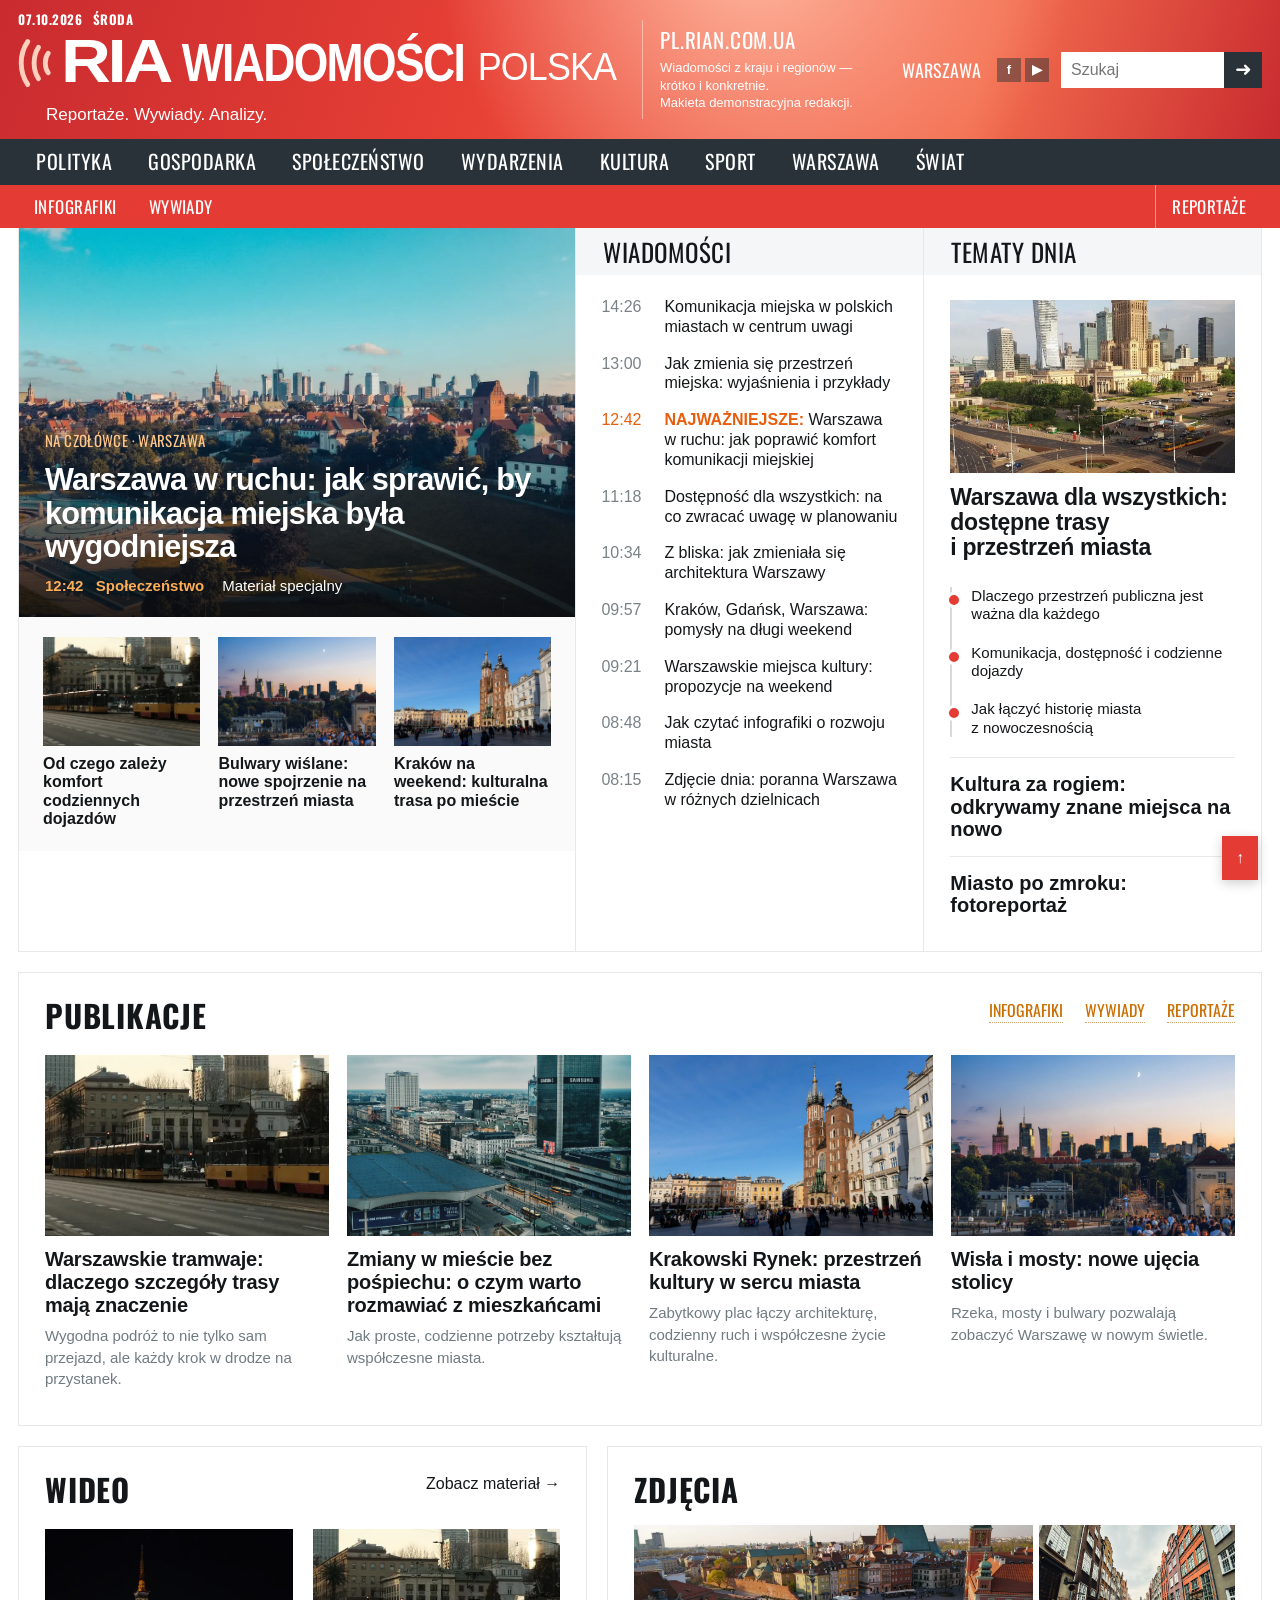
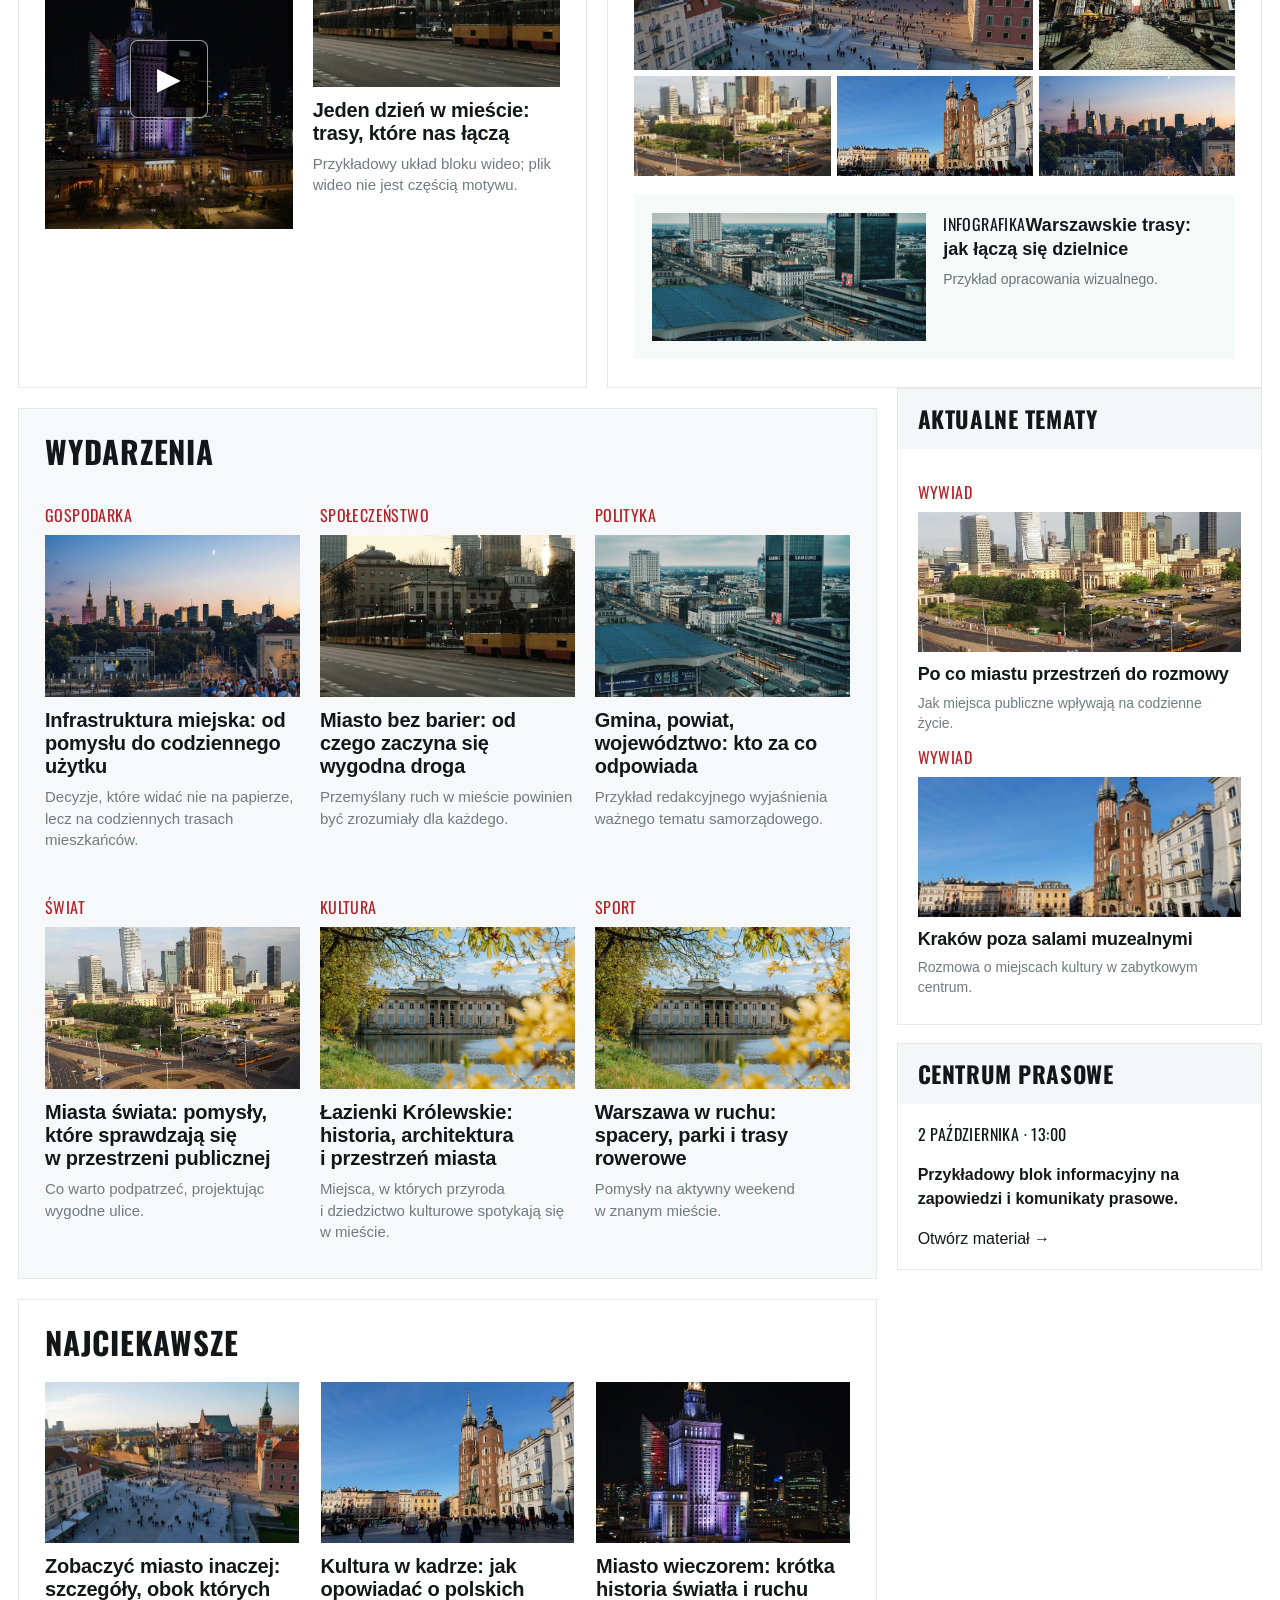
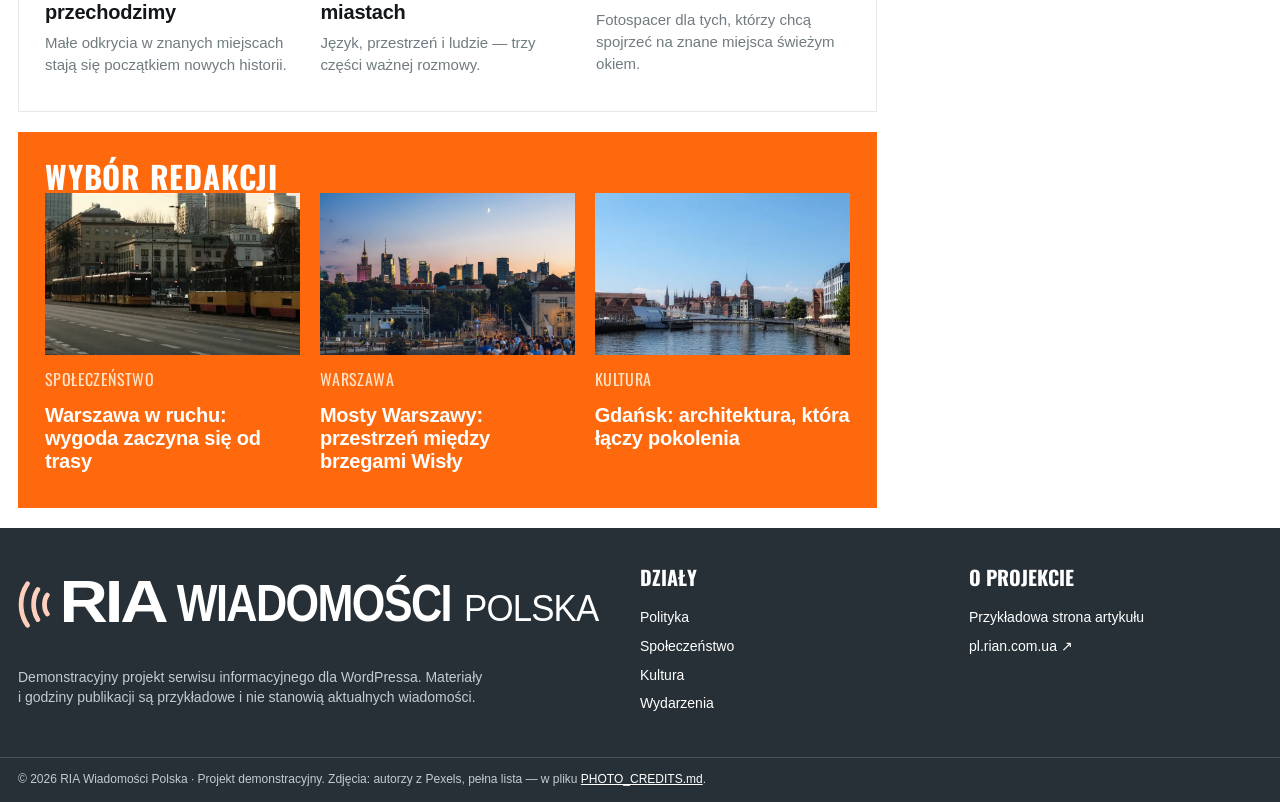
<file: index.html>
<!doctype html>
<html lang="pl">
  <head>
    <meta charset="utf-8" />
    <meta name="viewport" content="width=device-width,initial-scale=1" />
    <title>RIA Wiadomości Polska — strona główna | Projekt demonstracyjny</title>
    <meta
      name="description"
      content="Demonstracyjna strona główna serwisu RIA Wiadomości Polska: wiadomości z kraju i regionów, tematy dnia, publikacje i multimedia."
    />
    <link rel="canonical" href="https://pl.rian.com.ua/" />
    <meta property="og:type" content="website" />
    <meta property="og:locale" content="pl_PL" />
    <meta property="og:url" content="https://pl.rian.com.ua/" />
    <meta
      property="og:title"
      content="RIA Wiadomości Polska — demo serwisu informacyjnego"
    />
    <meta
      property="og:description"
      content="Przykładowa strona główna i strona artykułu dla motywu informacyjnego WordPress."
    />
    <meta property="og:site_name" content="RIA Wiadomości Polska" />
    <link rel="icon" href="assets/images/favicon.svg" type="image/svg+xml" />
    <link rel="stylesheet" href="assets/css/site.css" />
    <script src="assets/js/site.js" defer></script>
  </head>
  <body>
    <a class="skip-link" href="#main">Przejdź do treści</a>
    <div class="site-shell">
      <header class="masthead">
        <div class="container masthead-inner">
          <div class="header-date">07.10.2026 &nbsp; ŚRODA</div>
          <div class="brand-wrap">
            <a
              class="brand"
              href="index.html"
              aria-label="RIA Wiadomości Polska — strona główna"
              ><img
                src="assets/images/logo.svg"
                width="620"
                height="88"
                alt="RIA Wiadomości Polska"
            /></a>
            <p class="tagline">Reportaże. Wywiady. Analizy.</p>
          </div>
          <div class="masthead-note">
            <strong>PL.RIAN.COM.UA</strong>Wiadomości z kraju i regionów — krótko i konkretnie.<br />Makieta
            demonstracyjna redakcji.
          </div>
          <div class="masthead-actions">
            <span class="header-city">WARSZAWA</span>
            <div class="social-pills" aria-label="Media społecznościowe">
              <a
                href="https://www.facebook.com/"
                target="_blank"
                rel="noopener noreferrer"
                aria-label="Facebook"
                >f</a
              ><a
                href="https://www.youtube.com/"
                target="_blank"
                rel="noopener noreferrer"
                aria-label="YouTube"
                >▶</a
              >
            </div>
            <form
              class="header-search"
              id="header-search-form"
              action="index.html"
              method="get"
              role="search"
            >
              <label class="sr-only" for="site-search">Szukaj</label
              ><input
                id="site-search"
                name="q"
                type="search"
                placeholder="Szukaj"
              /><button type="submit" aria-label="Wyszukaj">➜</button>
            </form>
            <button
              class="search-toggle"
              type="button"
              aria-expanded="false"
              aria-controls="header-search-form"
              aria-label="Otwórz wyszukiwarkę"
            >
              ⌕</button
            ><button
              class="menu-toggle"
              type="button"
              aria-expanded="false"
              aria-controls="primary-menu"
              aria-label="Otwórz menu"
            >
              ☰
            </button>
          </div>
        </div>
      </header>
      <nav class="nav-primary" aria-label="Główne działy">
        <div class="container nav-track" id="primary-menu">
          <a class="nav-link" href="politics.html">Polityka</a
          ><a class="nav-link" href="index.html#economy">Gospodarka</a
          ><a class="nav-link" href="index.html#society">Społeczeństwo</a
          ><a class="nav-link" href="index.html#events">Wydarzenia</a
          ><a class="nav-link" href="index.html#culture">Kultura</a
          ><a class="nav-link" href="index.html#sport">Sport</a
          ><a class="nav-link" href="index.html#warsaw">Warszawa</a
          ><a class="nav-link" href="index.html#world">Świat</a>
        </div>
      </nav>
      <nav class="nav-secondary" aria-label="Dodatkowe działy">
        <div class="container nav-track">
          <a class="nav-link" href="index.html#media">Infografiki</a
          ><a class="nav-link" href="index.html#publications">Wywiady</a
          ><a class="nav-link" href="index.html#publications">Reportaże</a>
        </div>
      </nav>
      <main id="main" class="container">
        <div id="search-status" class="search-note" role="status" hidden></div>
        <div class="top-grid" id="warsaw">
          <section class="lead-column" aria-label="Najważniejsza wiadomość">
            <a class="lead-visual" href="article.html"
              ><img
                src="assets/images/poland-warsaw-panorama.webp"
                alt="Panorama Warszawy z lotu ptaka"
                width="1500"
                height="844"
              />
              <div class="lead-caption">
                <span class="category-label">Na czołówce · Warszawa</span>
                <h1>
                  Warszawa w ruchu: jak sprawić, by komunikacja miejska była wygodniejsza
                </h1>
                <div class="lead-meta">
                  <strong>12:42 &nbsp; Społeczeństwo</strong
                  ><span>Materiał specjalny</span>
                </div>
              </div></a
            >
            <div class="lead-thumbs">
              <a class="thumb-card" href="article.html"
                ><img
                  src="assets/images/poland-warsaw-tram.webp"
                  alt="Tramwaj w centrum Warszawy"
                  loading="lazy"
                /><strong>Od czego zależy komfort codziennych dojazdów</strong></a
              >
              <a class="thumb-card" href="article.html"
                ><img
                  src="assets/images/poland-warsaw-bridge.webp"
                  alt="Most na Wiśle w Warszawie"
                  loading="lazy"
                /><strong
                  >Bulwary wiślane: nowe spojrzenie na przestrzeń miasta</strong
                ></a
              >
              <a class="thumb-card" href="article.html"
                ><img
                  src="assets/images/poland-krakow-square.webp"
                  alt="Rynek Główny w Krakowie"
                  loading="lazy"
                /><strong
                  >Kraków na weekend: kulturalna trasa po mieście</strong
                ></a
              >
            </div>
          </section>
          <section class="news-column" aria-labelledby="news-title">
            <h2 class="panel-heading" id="news-title">Wiadomości</h2>
            <ol class="news-feed">
              <li>
                <time>14:26</time
                ><a href="article.html"
                  >Komunikacja miejska w polskich miastach w centrum uwagi</a
                >
              </li>
              <li>
                <time>13:00</time
                ><a href="article.html"
                  >Jak zmienia się przestrzeń miejska: wyjaśnienia i przykłady</a
                >
              </li>
              <li class="is-breaking">
                <time>12:42</time
                ><a href="article.html"
                  ><strong>NAJWAŻNIEJSZE:</strong> Warszawa w ruchu: jak poprawić
                  komfort komunikacji miejskiej</a
                >
              </li>
              <li>
                <time>11:18</time
                ><a href="article.html"
                  >Dostępność dla wszystkich: na co zwracać uwagę w planowaniu</a
                >
              </li>
              <li>
                <time>10:34</time
                ><a href="article.html"
                  >Z bliska: jak zmieniała się architektura Warszawy</a
                >
              </li>
              <li>
                <time>09:57</time
                ><a href="article.html"
                  >Kraków, Gdańsk, Warszawa: pomysły na długi weekend</a
                >
              </li>
              <li>
                <time>09:21</time
                ><a href="article.html"
                  >Warszawskie miejsca kultury: propozycje na weekend</a
                >
              </li>
              <li>
                <time>08:48</time
                ><a href="article.html"
                  >Jak czytać infografiki o rozwoju miasta</a
                >
              </li>
              <li>
                <time>08:15</time
                ><a href="article.html"
                  >Zdjęcie dnia: poranna Warszawa w różnych dzielnicach</a
                >
              </li>
            </ol>
          </section>
          <aside class="today-column" aria-labelledby="today-title">
            <h2 class="panel-heading" id="today-title">Tematy dnia</h2>
            <div class="feature-card">
              <a href="article.html"
                ><img
                  src="assets/images/poland-warsaw-skyline.webp"
                  alt="Panorama centrum Warszawy"
                  loading="lazy"
                />
                <h3>Warszawa dla wszystkich: dostępne trasy i przestrzeń miasta</h3></a
              >
            </div>
            <ol class="topic-timeline">
              <li>
                <a href="article.html"
                  >Dlaczego przestrzeń publiczna jest ważna dla każdego</a
                >
              </li>
              <li>
                <a href="article.html"
                  >Komunikacja, dostępność i codzienne dojazdy</a
                >
              </li>
              <li>
                <a href="article.html"
                  >Jak łączyć historię miasta z nowoczesnością</a
                >
              </li>
            </ol>
            <div class="today-links">
              <a href="article.html"
                >Kultura za rogiem: odkrywamy znane miejsca na nowo</a
              ><a href="article.html">Miasto po zmroku: fotoreportaż</a>
            </div>
          </aside>
        </div>
        <section
          class="section"
          id="publications"
          aria-labelledby="publications-title"
        >
          <div class="section-head">
            <h2 class="section-title" id="publications-title">Publikacje</h2>
            <div class="section-tabs">
              <a href="#media">Infografiki</a
              ><a href="#publications">Wywiady</a
              ><a href="#publications">Reportaże</a>
            </div>
          </div>
          <div class="cards-4">
            <a class="story-card" href="article.html"
              ><img
                src="assets/images/poland-warsaw-tram.webp"
                alt="Tramwaj w Warszawie"
                loading="lazy"
              />
              <h3>Warszawskie tramwaje: dlaczego szczegóły trasy mają znaczenie</h3>
              <p>
                Wygodna podróż to nie tylko sam przejazd, ale każdy krok
                w drodze na przystanek.
              </p></a
            >
            <a class="story-card" href="article.html"
              ><img
                src="assets/images/poland-warsaw-central.webp"
                alt="Widok na Dworzec Centralny w Warszawie"
                loading="lazy"
              />
              <h3>Zmiany w mieście bez pośpiechu: o czym warto rozmawiać z mieszkańcami</h3>
              <p>
                Jak proste, codzienne potrzeby kształtują współczesne miasta.
              </p></a
            >
            <a class="story-card" href="article.html"
              ><img
                src="assets/images/poland-krakow-square.webp"
                alt="Rynek Główny w Krakowie"
                loading="lazy"
              />
              <h3>Krakowski Rynek: przestrzeń kultury w sercu miasta</h3>
              <p>
                Zabytkowy plac łączy architekturę, codzienny ruch i współczesne
                życie kulturalne.
              </p></a
            >
            <a class="story-card" href="article.html"
              ><img
                src="assets/images/poland-warsaw-bridge.webp"
                alt="Most i bulwary nad Wisłą w Warszawie"
                loading="lazy"
              />
              <h3>Wisła i mosty: nowe ujęcia stolicy</h3>
              <p>
                Rzeka, mosty i bulwary pozwalają zobaczyć Warszawę w nowym
                świetle.
              </p></a
            >
          </div>
        </section>
        <div class="editorial-row" id="media">
          <section class="section" aria-labelledby="media-title">
            <div class="section-head">
              <h2 class="section-title" id="media-title">Wideo</h2>
              <a class="section-tabs" href="article.html"
                >Zobacz materiał →</a
              >
            </div>
            <div class="media-grid">
              <a
                href="article.html"
                class="video-poster"
                aria-label="Otwórz materiał demonstracyjny o komunikacji miejskiej"
                ><img
                  src="assets/images/poland-warsaw-night.webp"
                  alt="Pałac Kultury i Nauki wieczorem"
                  loading="lazy"
                /><span class="play-icon" aria-hidden="true">▶</span></a
              >
              <div>
                <a class="story-card" href="article.html"
                  ><img
                    src="assets/images/poland-warsaw-tram.webp"
                    alt="Linia tramwajowa w Warszawie"
                    loading="lazy"
                  />
                  <h3>Jeden dzień w mieście: trasy, które nas łączą</h3>
                  <p>
                    Przykładowy układ bloku wideo; plik wideo nie jest częścią
                    motywu.
                  </p></a
                >
              </div>
            </div>
          </section>
          <section class="section media-side" aria-labelledby="photo-title">
            <h2 class="section-title" id="photo-title">Zdjęcia</h2>
            <a
              class="photo-collage"
              href="article.html"
              aria-label="Zobacz fotoreportaż z miasta"
              ><img
                src="assets/images/poland-warsaw-oldtown.webp"
                alt="Stare Miasto w Warszawie"
                loading="lazy" /><img
                src="assets/images/poland-gdansk-street.webp"
                alt="Ulica Mariacka w Gdańsku"
                loading="lazy" /><img
                src="assets/images/poland-warsaw-skyline.webp"
                alt="Panorama Warszawy"
                loading="lazy" /><img
                src="assets/images/poland-krakow-square.webp"
                alt="Zabytkowe centrum Krakowa"
                loading="lazy" /><img
                src="assets/images/poland-warsaw-bridge.webp"
                alt="Most na Wiśle"
                loading="lazy"
            /></a>
            <div class="info-panel">
              <img
                src="assets/images/poland-warsaw-central.webp"
                alt="Widok na centrum Warszawy"
                loading="lazy"
              />
              <div>
                <span class="category-label">Infografika</span
                ><a href="article.html"
                  ><strong
                    >Warszawskie trasy: jak łączą się dzielnice</strong
                  ></a
                >
                <p>Przykład opracowania wizualnego.</p>
              </div>
            </div>
          </section>
        </div>
        <div class="two-column-lower">
          <div>
            <section
              class="section events-section"
              id="events"
              aria-labelledby="events-title"
            >
              <div class="section-head">
                <h2 class="section-title" id="events-title">
                  Wydarzenia
                </h2>
              </div>
              <div class="cards-3">
                <a class="story-card" id="economy" href="article.html"
                  ><span class="category-label">Gospodarka</span
                  ><img
                    src="assets/images/poland-warsaw-bridge.webp"
                    alt="Most na Wiśle w Warszawie"
                    loading="lazy"
                  />
                  <h3>
                    Infrastruktura miejska: od pomysłu do codziennego użytku
                  </h3>
                  <p>
                    Decyzje, które widać nie na papierze, lecz na codziennych
                    trasach mieszkańców.
                  </p></a
                >
                <a class="story-card" id="society" href="article.html"
                  ><span class="category-label">Społeczeństwo</span
                  ><img
                    src="assets/images/poland-warsaw-tram.webp"
                    alt="Tramwaj w Warszawie"
                    loading="lazy"
                  />
                  <h3>Miasto bez barier: od czego zaczyna się wygodna droga</h3>
                  <p>
                    Przemyślany ruch w mieście powinien być zrozumiały dla każdego.
                  </p></a
                >
                <a class="story-card" id="politics" href="article.html"
                  ><span class="category-label">Polityka</span
                  ><img
                    src="assets/images/poland-warsaw-central.webp"
                    alt="Panorama miasta"
                    loading="lazy"
                  />
                  <h3>Gmina, powiat, województwo: kto za co odpowiada</h3>
                  <p>Przykład redakcyjnego wyjaśnienia ważnego tematu samorządowego.</p></a
                >
                <a class="story-card" id="world" href="article.html"
                  ><span class="category-label">Świat</span
                  ><img
                    src="assets/images/poland-warsaw-skyline.webp"
                    alt="Miasto z wysokości"
                    loading="lazy"
                  />
                  <h3>Miasta świata: pomysły, które sprawdzają się w przestrzeni publicznej</h3>
                  <p>Co warto podpatrzeć, projektując wygodne ulice.</p></a
                >
                <a class="story-card" id="culture" href="article.html"
                  ><span class="category-label">Kultura</span
                  ><img
                    src="assets/images/poland-lazienki.webp"
                    alt="Pałac na Wyspie w Łazienkach Królewskich"
                    loading="lazy"
                  />
                  <h3>Łazienki Królewskie: historia, architektura i przestrzeń miasta</h3>
                  <p>
                    Miejsca, w których przyroda i dziedzictwo kulturowe spotykają się
                    w mieście.
                  </p></a
                >
                <a class="story-card" id="sport" href="article.html"
                  ><span class="category-label">Sport</span
                  ><img
                    src="assets/images/poland-lazienki.webp"
                    alt="Łazienki Królewskie w Warszawie"
                    loading="lazy"
                  />
                  <h3>Warszawa w ruchu: spacery, parki i trasy rowerowe</h3>
                  <p>Pomysły na aktywny weekend w znanym mieście.</p></a
                >
              </div>
            </section>
            <section
              class="section best-section"
              id="best"
              aria-labelledby="best-title"
            >
              <div class="section-head">
                <h2 class="section-title" id="best-title">Najciekawsze</h2>
              </div>
              <div class="cards-3">
                <a class="story-card" href="article.html"
                  ><img
                    src="assets/images/poland-warsaw-oldtown.webp"
                    alt="Stare Miasto w Warszawie"
                    loading="lazy"
                  />
                  <h3>Zobaczyć miasto inaczej: szczegóły, obok których przechodzimy</h3>
                  <p>
                    Małe odkrycia w znanych miejscach stają się początkiem nowych
                    historii.
                  </p></a
                ><a class="story-card" href="article.html"
                  ><img
                    src="assets/images/poland-krakow-square.webp"
                    alt="Rynek Główny w Krakowie"
                    loading="lazy"
                  />
                  <h3>Kultura w kadrze: jak opowiadać o polskich miastach</h3>
                  <p>Język, przestrzeń i ludzie — trzy części ważnej rozmowy.</p></a
                ><a class="story-card" href="article.html"
                  ><img
                    src="assets/images/poland-warsaw-night.webp"
                    alt="Warszawa wieczorem"
                    loading="lazy"
                  />
                  <h3>Miasto wieczorem: krótka historia światła i ruchu</h3>
                  <p>
                    Fotospacer dla tych, którzy chcą spojrzeć na znane miejsca
                    świeżym okiem.
                  </p></a
                >
              </div>
            </section>
            <section class="editors-choice" aria-labelledby="choice-title">
              <h2 class="section-title" id="choice-title">Wybór redakcji</h2>
              <div class="cards-3">
                <a class="story-card" href="article.html"
                  ><img
                    src="assets/images/poland-warsaw-tram.webp"
                    alt="Warszawski tramwaj"
                    loading="lazy"
                  /><span class="category-label">Społeczeństwo</span>
                  <h3>Warszawa w ruchu: wygoda zaczyna się od trasy</h3></a
                ><a class="story-card" href="article.html"
                  ><img
                    src="assets/images/poland-warsaw-bridge.webp"
                    alt="Most"
                    loading="lazy"
                  /><span class="category-label">Warszawa</span>
                  <h3>Mosty Warszawy: przestrzeń między brzegami Wisły</h3></a
                ><a class="story-card" href="article.html"
                  ><img
                    src="assets/images/poland-gdansk-waterfront.webp"
                    alt="Zabytkowe nabrzeże Motławy w Gdańsku"
                    loading="lazy"
                  /><span class="category-label">Kultura</span>
                  <h3>Gdańsk: architektura, która łączy pokolenia</h3></a
                >
              </div>
            </section>
          </div>
          <aside class="sidebar-stack" aria-label="Dodatkowe materiały">
            <section class="sidebar-box">
              <h2 class="sidebar-title">Aktualne tematy</h2>
              <div class="sidebar-content">
                <a class="story-card" href="article.html"
                  ><span class="category-label">Wywiad</span
                  ><img
                    src="assets/images/poland-warsaw-skyline.webp"
                    alt="Panorama Warszawy"
                    loading="lazy"
                  />
                  <h3>Po co miastu przestrzeń do rozmowy</h3>
                  <p>Jak miejsca publiczne wpływają na codzienne życie.</p></a
                ><a class="story-card" href="article.html"
                  ><span class="category-label">Wywiad</span
                  ><img
                    src="assets/images/poland-krakow-square.webp"
                    alt="Rynek Główny w Krakowie"
                    loading="lazy"
                  />
                  <h3>Kraków poza salami muzealnymi</h3>
                  <p>Rozmowa o miejscach kultury w zabytkowym centrum.</p></a
                >
              </div>
            </section>
            <section class="sidebar-box">
              <h2 class="sidebar-title">Centrum prasowe</h2>
              <div class="sidebar-content">
                <span class="category-label">2 października · 13:00</span>
                <p>
                  <strong
                    >Przykładowy blok informacyjny na zapowiedzi i komunikaty
                    prasowe.</strong
                  >
                </p>
                <a href="article.html">Otwórz materiał →</a>
              </div>
            </section>
          </aside>
        </div>
      </main>
      <footer class="site-footer" id="footer">
        <div class="container footer-inner">
          <div>
            <a class="footer-brand" href="index.html"
              ><img
                src="assets/images/logo.svg"
                alt="RIA Wiadomości Polska"
                width="340"
                height="49"
            /></a>
            <p>
              Demonstracyjny projekt serwisu informacyjnego dla WordPressa.
              Materiały i godziny publikacji są przykładowe i nie stanowią
              aktualnych wiadomości.
            </p>
          </div>
          <div class="footer-links">
            <strong>Działy</strong><a href="politics.html">Polityka</a
            ><a href="#society">Społeczeństwo</a><a href="#culture">Kultura</a
            ><a href="#events">Wydarzenia</a>
          </div>
          <div class="footer-links">
            <strong>O projekcie</strong
            ><a href="article.html">Przykładowa strona artykułu</a
            ><a
              href="https://pl.rian.com.ua"
              target="_blank"
              rel="noopener noreferrer"
              >pl.rian.com.ua ↗</a
            >
          </div>
        </div>
        <div class="footer-bottom">
          <div class="container">
            © 2026 RIA Wiadomości Polska · Projekt demonstracyjny. Zdjęcia:
            autorzy z Pexels, pełna lista — w pliku
            <a href="PHOTO_CREDITS.md">PHOTO_CREDITS.md</a>.
          </div>
        </div>
      </footer>
    </div>
    <button class="back-top" type="button" aria-label="Wróć na górę">
      ↑
    </button>
  </body>
</html>
</file>
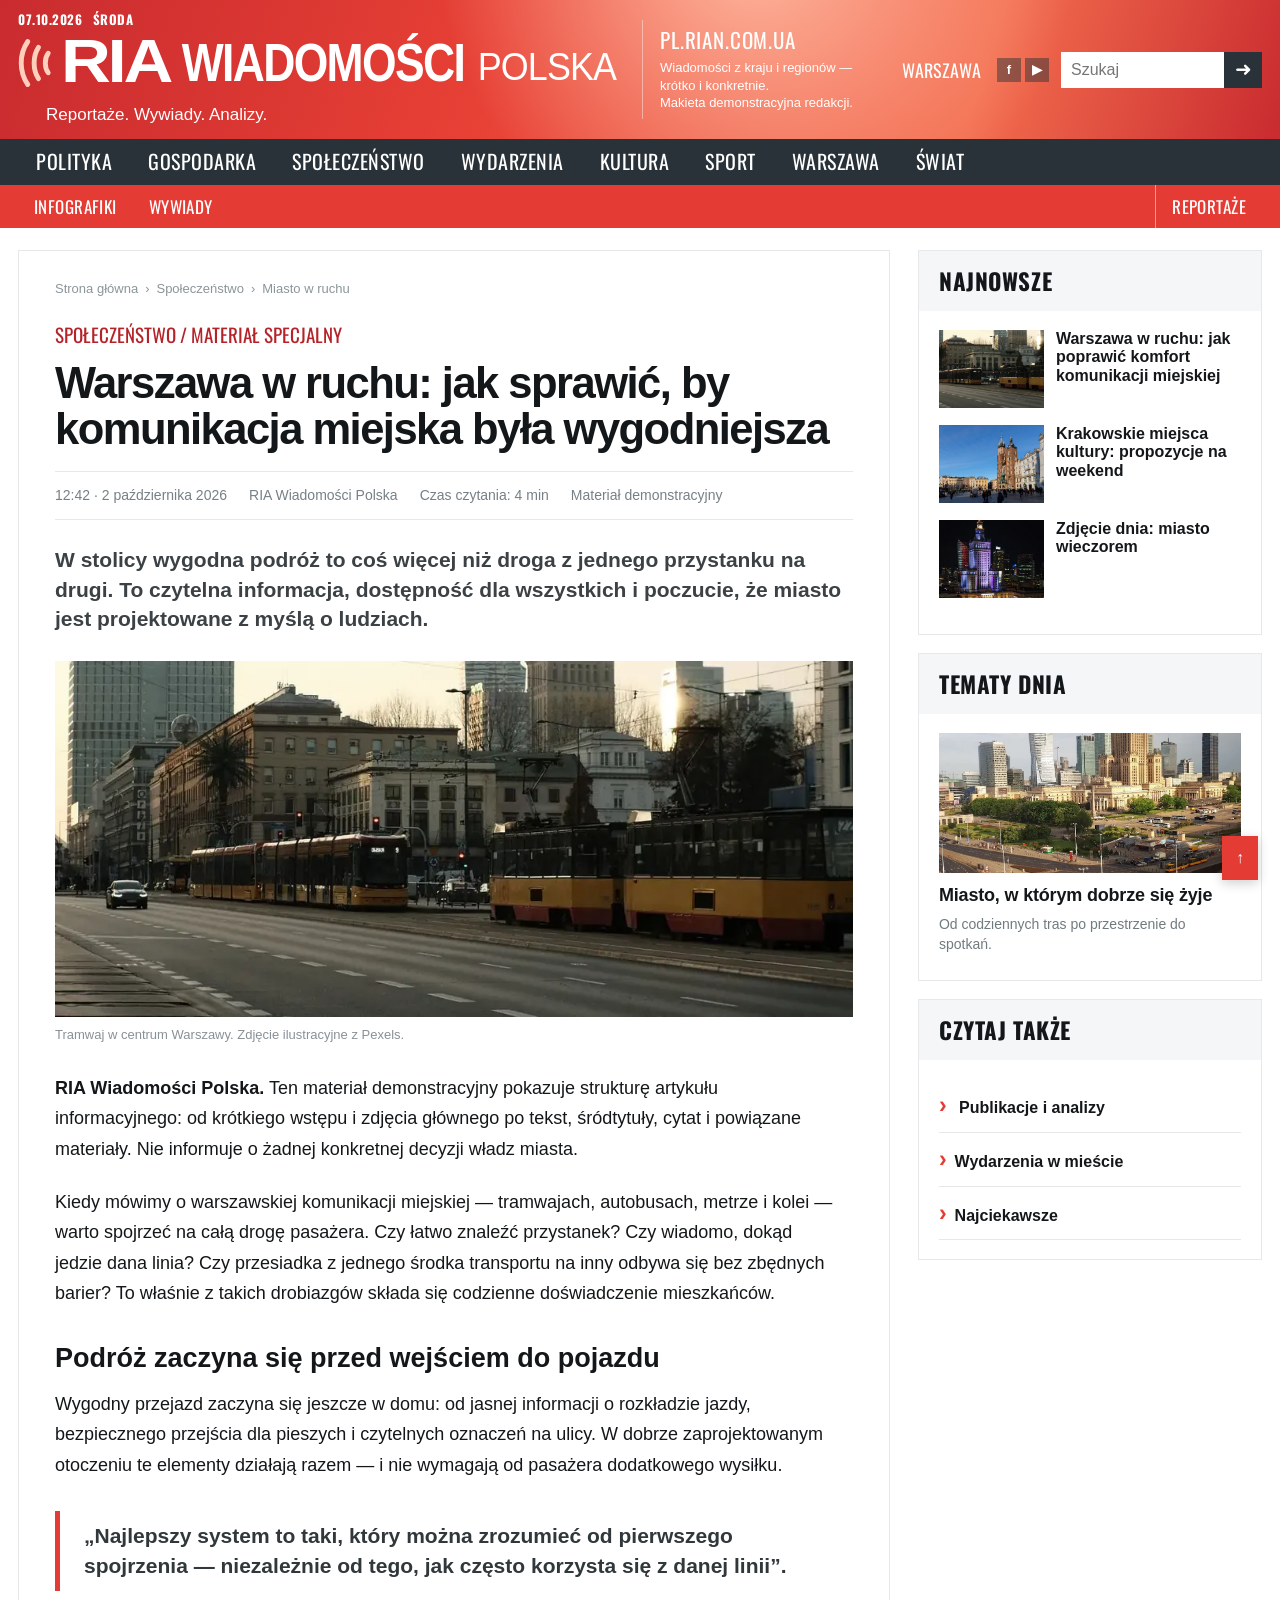
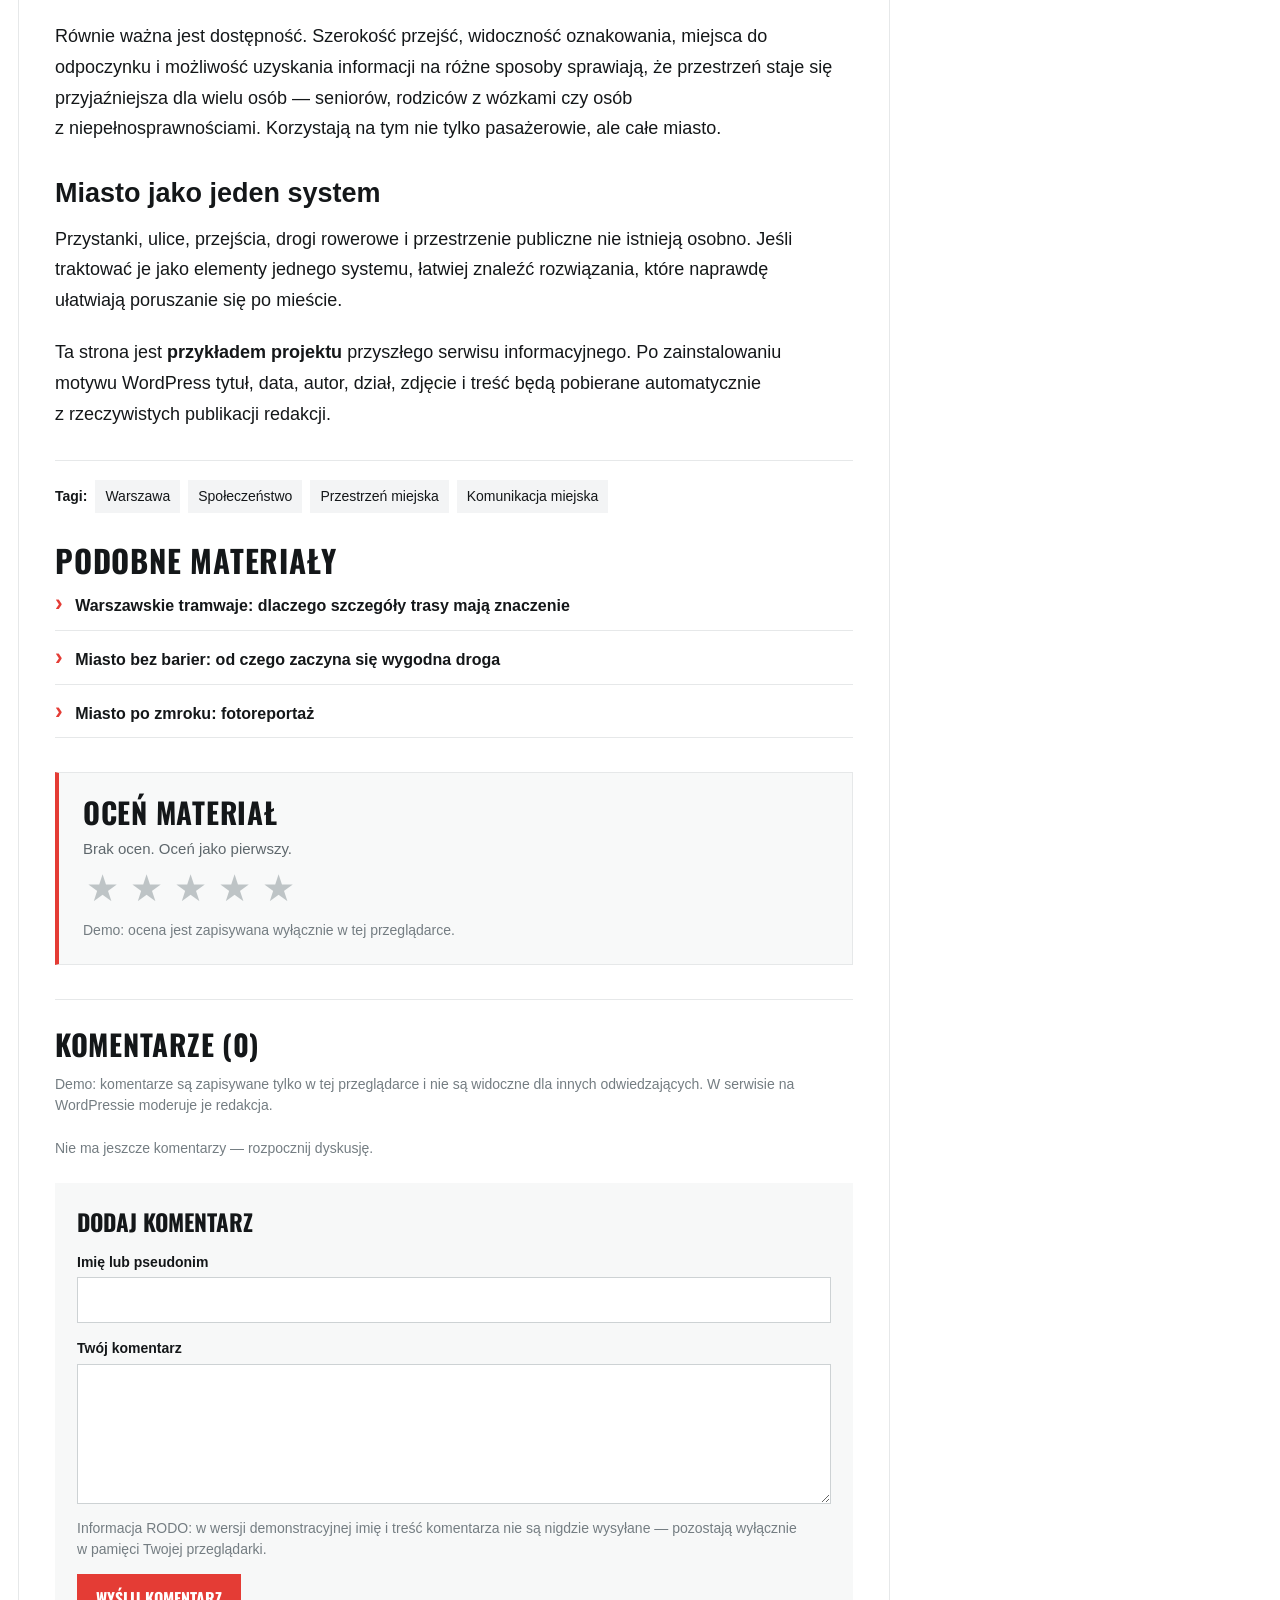
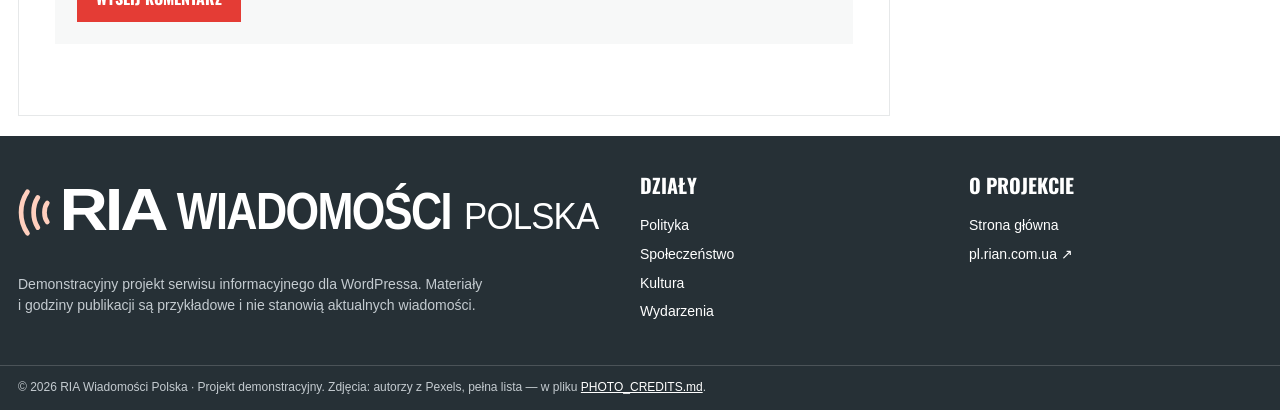
<file: article.html>
<!doctype html>
<html lang="pl">
  <head>
    <meta charset="utf-8" />
    <meta name="viewport" content="width=device-width,initial-scale=1" />
    <title>Warszawa w ruchu: jak sprawić, by komunikacja miejska była wygodniejsza — RIA Wiadomości Polska</title>
    <meta
      name="description"
      content="Demonstracyjna strona artykułu: tytuł, data, wstęp, zdjęcie, treść, tagi i powiązane materiały w projekcie RIA Wiadomości Polska."
    />
    <link rel="canonical" href="https://pl.rian.com.ua/article.html" />
    <meta property="og:type" content="article" />
    <meta property="og:locale" content="pl_PL" />
    <meta property="og:url" content="https://pl.rian.com.ua/article.html" />
    <meta property="og:title" content="Warszawa w ruchu: jak sprawić, by komunikacja miejska była wygodniejsza" />
    <meta
      property="og:description"
      content="Przykładowa strona artykułu dla motywu WordPress RIA Wiadomości Polska."
    />
    <meta property="og:site_name" content="RIA Wiadomości Polska" />
    <link rel="icon" href="assets/images/favicon.svg" type="image/svg+xml" />
    <link rel="stylesheet" href="assets/css/site.css" />
    <script src="assets/js/site.js" defer></script>
    <script src="assets/js/participation.js" defer></script>
  </head>
  <body>
    <a class="skip-link" href="#main">Przejdź do treści</a>
    <div class="site-shell">
      <header class="masthead">
        <div class="container masthead-inner">
          <div class="header-date">07.10.2026 &nbsp; ŚRODA</div>
          <div class="brand-wrap">
            <a
              class="brand"
              href="index.html"
              aria-label="RIA Wiadomości Polska — strona główna"
              ><img
                src="assets/images/logo.svg"
                width="620"
                height="88"
                alt="RIA Wiadomości Polska"
            /></a>
            <p class="tagline">Reportaże. Wywiady. Analizy.</p>
          </div>
          <div class="masthead-note">
            <strong>PL.RIAN.COM.UA</strong>Wiadomości z kraju i regionów — krótko i konkretnie.<br />Makieta
            demonstracyjna redakcji.
          </div>
          <div class="masthead-actions">
            <span class="header-city">WARSZAWA</span>
            <div class="social-pills" aria-label="Media społecznościowe">
              <a
                href="https://www.facebook.com/"
                target="_blank"
                rel="noopener noreferrer"
                aria-label="Facebook"
                >f</a
              ><a
                href="https://www.youtube.com/"
                target="_blank"
                rel="noopener noreferrer"
                aria-label="YouTube"
                >▶</a
              >
            </div>
            <form
              class="header-search"
              id="header-search-form"
              action="index.html"
              method="get"
              role="search"
            >
              <label class="sr-only" for="site-search">Szukaj</label
              ><input
                id="site-search"
                name="q"
                type="search"
                placeholder="Szukaj"
              /><button type="submit" aria-label="Wyszukaj">➜</button>
            </form>
            <button
              class="search-toggle"
              type="button"
              aria-expanded="false"
              aria-controls="header-search-form"
              aria-label="Otwórz wyszukiwarkę"
            >
              ⌕</button
            ><button
              class="menu-toggle"
              type="button"
              aria-expanded="false"
              aria-controls="primary-menu"
              aria-label="Otwórz menu"
            >
              ☰
            </button>
          </div>
        </div>
      </header>
      <nav class="nav-primary" aria-label="Główne działy">
        <div class="container nav-track" id="primary-menu">
          <a class="nav-link" href="politics.html">Polityka</a
          ><a class="nav-link" href="index.html#economy">Gospodarka</a
          ><a class="nav-link" href="index.html#society">Społeczeństwo</a
          ><a class="nav-link" href="index.html#events">Wydarzenia</a
          ><a class="nav-link" href="index.html#culture">Kultura</a
          ><a class="nav-link" href="index.html#sport">Sport</a
          ><a class="nav-link" href="index.html#warsaw">Warszawa</a
          ><a class="nav-link" href="index.html#world">Świat</a>
        </div>
      </nav>
      <nav class="nav-secondary" aria-label="Dodatkowe działy">
        <div class="container nav-track">
          <a class="nav-link" href="index.html#media">Infografiki</a
          ><a class="nav-link" href="index.html#publications">Wywiady</a
          ><a class="nav-link" href="index.html#publications">Reportaże</a>
        </div>
      </nav>
      <main id="main" class="container article-layout">
        <article class="article-main">
          <div class="breadcrumbs">
            <a href="index.html">Strona główna</a><span>›</span
            ><a href="index.html#society">Społeczeństwo</a><span>›</span
            ><span>Miasto w ruchu</span>
          </div>
          <a class="article-kicker" href="index.html#society"
            >Społeczeństwo / Materiał specjalny</a
          >
          <h1 class="article-title">
            Warszawa w ruchu: jak sprawić, by komunikacja miejska była wygodniejsza
          </h1>
          <div class="article-meta">
            <time datetime="2026-10-02T12:42:00+02:00"
              >12:42 · 2 października 2026</time
            ><span>RIA Wiadomości Polska</span><span>Czas czytania: 4 min</span
            ><span>Materiał demonstracyjny</span>
          </div>
          <p class="article-intro">
            W stolicy wygodna podróż to coś więcej niż droga z jednego
            przystanku na drugi. To czytelna informacja, dostępność dla
            wszystkich i poczucie, że miasto jest projektowane z myślą o ludziach.
          </p>
          <figure class="article-figure">
            <img
              src="assets/images/poland-warsaw-tram.webp"
              alt="Tramwaj w centrum Warszawy"
              width="1011"
              height="450"
            />
            <figcaption>
              Tramwaj w centrum Warszawy. Zdjęcie ilustracyjne z Pexels.
            </figcaption>
          </figure>
          <div class="article-copy">
            <p>
              <strong>RIA Wiadomości Polska.</strong> Ten materiał
              demonstracyjny pokazuje strukturę artykułu informacyjnego: od
              krótkiego wstępu i zdjęcia głównego po tekst, śródtytuły, cytat
              i powiązane materiały. Nie informuje o żadnej konkretnej decyzji
              władz miasta.
            </p>
            <p>
              Kiedy mówimy o warszawskiej komunikacji miejskiej — tramwajach,
              autobusach, metrze i kolei — warto spojrzeć na całą drogę
              pasażera. Czy łatwo znaleźć przystanek? Czy wiadomo, dokąd jedzie
              dana linia? Czy przesiadka z jednego środka transportu na inny
              odbywa się bez zbędnych barier? To właśnie z takich drobiazgów
              składa się codzienne doświadczenie mieszkańców.
            </p>
            <h2>Podróż zaczyna się przed wejściem do pojazdu</h2>
            <p>
              Wygodny przejazd zaczyna się jeszcze w domu: od jasnej informacji
              o rozkładzie jazdy, bezpiecznego przejścia dla pieszych
              i czytelnych oznaczeń na ulicy. W dobrze zaprojektowanym otoczeniu
              te elementy działają razem — i nie wymagają od pasażera
              dodatkowego wysiłku.
            </p>
            <blockquote>
              „Najlepszy system to taki, który można zrozumieć od pierwszego
              spojrzenia — niezależnie od tego, jak często korzysta się z danej
              linii”.
            </blockquote>
            <p>
              Równie ważna jest dostępność. Szerokość przejść, widoczność
              oznakowania, miejsca do odpoczynku i możliwość uzyskania
              informacji na różne sposoby sprawiają, że przestrzeń staje się
              przyjaźniejsza dla wielu osób — seniorów, rodziców z wózkami czy
              osób z niepełnosprawnościami. Korzystają na tym nie tylko
              pasażerowie, ale całe miasto.
            </p>
            <h2>Miasto jako jeden system</h2>
            <p>
              Przystanki, ulice, przejścia, drogi rowerowe i przestrzenie
              publiczne nie istnieją osobno. Jeśli traktować je jako elementy
              jednego systemu, łatwiej znaleźć rozwiązania, które naprawdę
              ułatwiają poruszanie się po mieście.
            </p>
            <p>
              Ta strona jest <strong>przykładem projektu</strong> przyszłego
              serwisu informacyjnego. Po zainstalowaniu motywu WordPress tytuł,
              data, autor, dział, zdjęcie i treść będą pobierane automatycznie
              z rzeczywistych publikacji redakcji.
            </p>
          </div>
          <div class="article-taglist">
            <strong>Tagi:</strong><a href="index.html#warsaw">Warszawa</a
            ><a href="index.html#society">Społeczeństwo</a
            ><a href="index.html#events">Przestrzeń miejska</a
            ><a href="index.html#publications">Komunikacja miejska</a>
          </div>
          <section aria-labelledby="related-title">
            <h2
              class="section-title"
              id="related-title"
              style="margin-top: 30px"
            >
              Podobne materiały
            </h2>
            <ul class="related-list">
              <li>
                <a href="index.html#publications"
                  >Warszawskie tramwaje: dlaczego szczegóły trasy mają znaczenie</a
                >
              </li>
              <li>
                <a href="index.html#events"
                  >Miasto bez barier: od czego zaczyna się wygodna droga</a
                >
              </li>
              <li>
                <a href="index.html#media"
                  >Miasto po zmroku: fotoreportaż</a
                >
              </li>
            </ul>
          </section>
          <section
            class="rating-panel"
            id="rating"
            aria-labelledby="rating-title"
            data-rating-mode="demo"
            data-selected-score="0"
          >
            <h2 class="section-title" id="rating-title">Oceń materiał</h2>
            <p class="rating-summary" data-rating-summary>
              Brak ocen. Oceń jako pierwszy.
            </p>
            <div
              class="rating-stars"
              role="group"
              aria-label="Ocena od 1 do 5 gwiazdek"
            >
              <button
                type="button"
                data-score="1"
                aria-label="Oceń na 1 z 5"
              >
                ★
              </button>
              <button
                type="button"
                data-score="2"
                aria-label="Oceń na 2 z 5"
              >
                ★
              </button>
              <button
                type="button"
                data-score="3"
                aria-label="Oceń na 3 z 5"
              >
                ★
              </button>
              <button
                type="button"
                data-score="4"
                aria-label="Oceń na 4 z 5"
              >
                ★
              </button>
              <button
                type="button"
                data-score="5"
                aria-label="Oceń na 5 z 5"
              >
                ★
              </button>
            </div>
            <p
              class="rating-message"
              data-rating-message
              role="status"
              aria-live="polite"
            >
              Demo: ocena jest zapisywana wyłącznie w tej przeglądarce.
            </p>
          </section>
          <section
            class="comments-area"
            id="comments"
            aria-labelledby="comments-title"
          >
            <h2 class="section-title" id="comments-title">
              Komentarze (<span id="demo-comments-count">0</span>)
            </h2>
            <p class="demo-mode-note">
              Demo: komentarze są zapisywane tylko w tej przeglądarce i nie są
              widoczne dla innych odwiedzających. W serwisie na WordPressie
              moderuje je redakcja.
            </p>
            <ol class="comment-list" id="demo-comments-list"></ol>
            <p class="comments-empty" id="demo-comments-empty">
              Nie ma jeszcze komentarzy — rozpocznij dyskusję.
            </p>
            <form id="demo-comment-form" class="demo-comment-form">
              <h3>Dodaj komentarz</h3>
              <label for="demo-author">Imię lub pseudonim</label
              ><input
                id="demo-author"
                name="author"
                type="text"
                maxlength="60"
                required
                autocomplete="nickname"
              />
              <label for="demo-comment">Twój komentarz</label
              ><textarea
                id="demo-comment"
                name="comment"
                rows="5"
                maxlength="1000"
                required
              ></textarea>
              <p class="demo-mode-note">
                Informacja RODO: w wersji demonstracyjnej imię i treść
                komentarza nie są nigdzie wysyłane — pozostają wyłącznie
                w pamięci Twojej przeglądarki.
              </p>
              <button type="submit">Wyślij komentarz</button>
            </form>
            <p
              id="demo-comments-status"
              class="comments-status"
              role="status"
              aria-live="polite"
            ></p>
          </section>
        </article>
        <aside class="article-aside" aria-label="Kolumna boczna">
          <section class="sidebar-box">
            <h2 class="sidebar-title">Najnowsze</h2>
            <div class="sidebar-content">
              <a class="mini-card" href="index.html#warsaw"
                ><img
                  src="assets/images/poland-warsaw-tram.webp"
                  alt="Warszawski tramwaj"
                  loading="lazy"
                /><span>Warszawa w ruchu: jak poprawić komfort komunikacji miejskiej</span></a
              ><a class="mini-card" href="index.html#events"
                ><img
                  src="assets/images/poland-krakow-square.webp"
                  alt="Rynek Główny w Krakowie"
                  loading="lazy"
                /><span
                  >Krakowskie miejsca kultury: propozycje na weekend</span
                ></a
              ><a class="mini-card" href="index.html#media"
                ><img
                  src="assets/images/poland-warsaw-night.webp"
                  alt="Warszawa wieczorem"
                  loading="lazy"
                /><span>Zdjęcie dnia: miasto wieczorem</span></a
              >
            </div>
          </section>
          <section class="sidebar-box">
            <h2 class="sidebar-title">Tematy dnia</h2>
            <div class="sidebar-content">
              <a class="story-card" href="index.html#warsaw"
                ><img
                  src="assets/images/poland-warsaw-skyline.webp"
                  alt="Warszawa z wysokości"
                  loading="lazy"
                />
                <h3>Miasto, w którym dobrze się żyje</h3>
                <p>Od codziennych tras po przestrzenie do spotkań.</p></a
              >
            </div>
          </section>
          <section class="sidebar-box">
            <h2 class="sidebar-title">Czytaj także</h2>
            <div class="sidebar-content">
              <ul class="related-list">
                <li>
                  <a href="index.html#publications">Publikacje i analizy</a>
                </li>
                <li><a href="index.html#events">Wydarzenia w mieście</a></li>
                <li><a href="index.html#best">Najciekawsze</a></li>
              </ul>
            </div>
          </section>
        </aside>
      </main>
      <footer class="site-footer" id="footer">
        <div class="container footer-inner">
          <div>
            <a class="footer-brand" href="index.html"
              ><img
                src="assets/images/logo.svg"
                alt="RIA Wiadomości Polska"
                width="340"
                height="49"
            /></a>
            <p>
              Demonstracyjny projekt serwisu informacyjnego dla WordPressa.
              Materiały i godziny publikacji są przykładowe i nie stanowią
              aktualnych wiadomości.
            </p>
          </div>
          <div class="footer-links">
            <strong>Działy</strong><a href="politics.html">Polityka</a
            ><a href="index.html#society">Społeczeństwo</a><a href="index.html#culture">Kultura</a
            ><a href="index.html#events">Wydarzenia</a>
          </div>
          <div class="footer-links">
            <strong>O projekcie</strong><a href="index.html">Strona główna</a
            ><a
              href="https://pl.rian.com.ua"
              target="_blank"
              rel="noopener noreferrer"
              >pl.rian.com.ua ↗</a
            >
          </div>
        </div>
        <div class="footer-bottom">
          <div class="container">
            © 2026 RIA Wiadomości Polska · Projekt demonstracyjny. Zdjęcia:
            autorzy z Pexels, pełna lista — w pliku
            <a href="PHOTO_CREDITS.md">PHOTO_CREDITS.md</a>.
          </div>
        </div>
      </footer>
    </div>
    <button class="back-top" type="button" aria-label="Wróć na górę">
      ↑
    </button>
  </body>
</html>
</file>
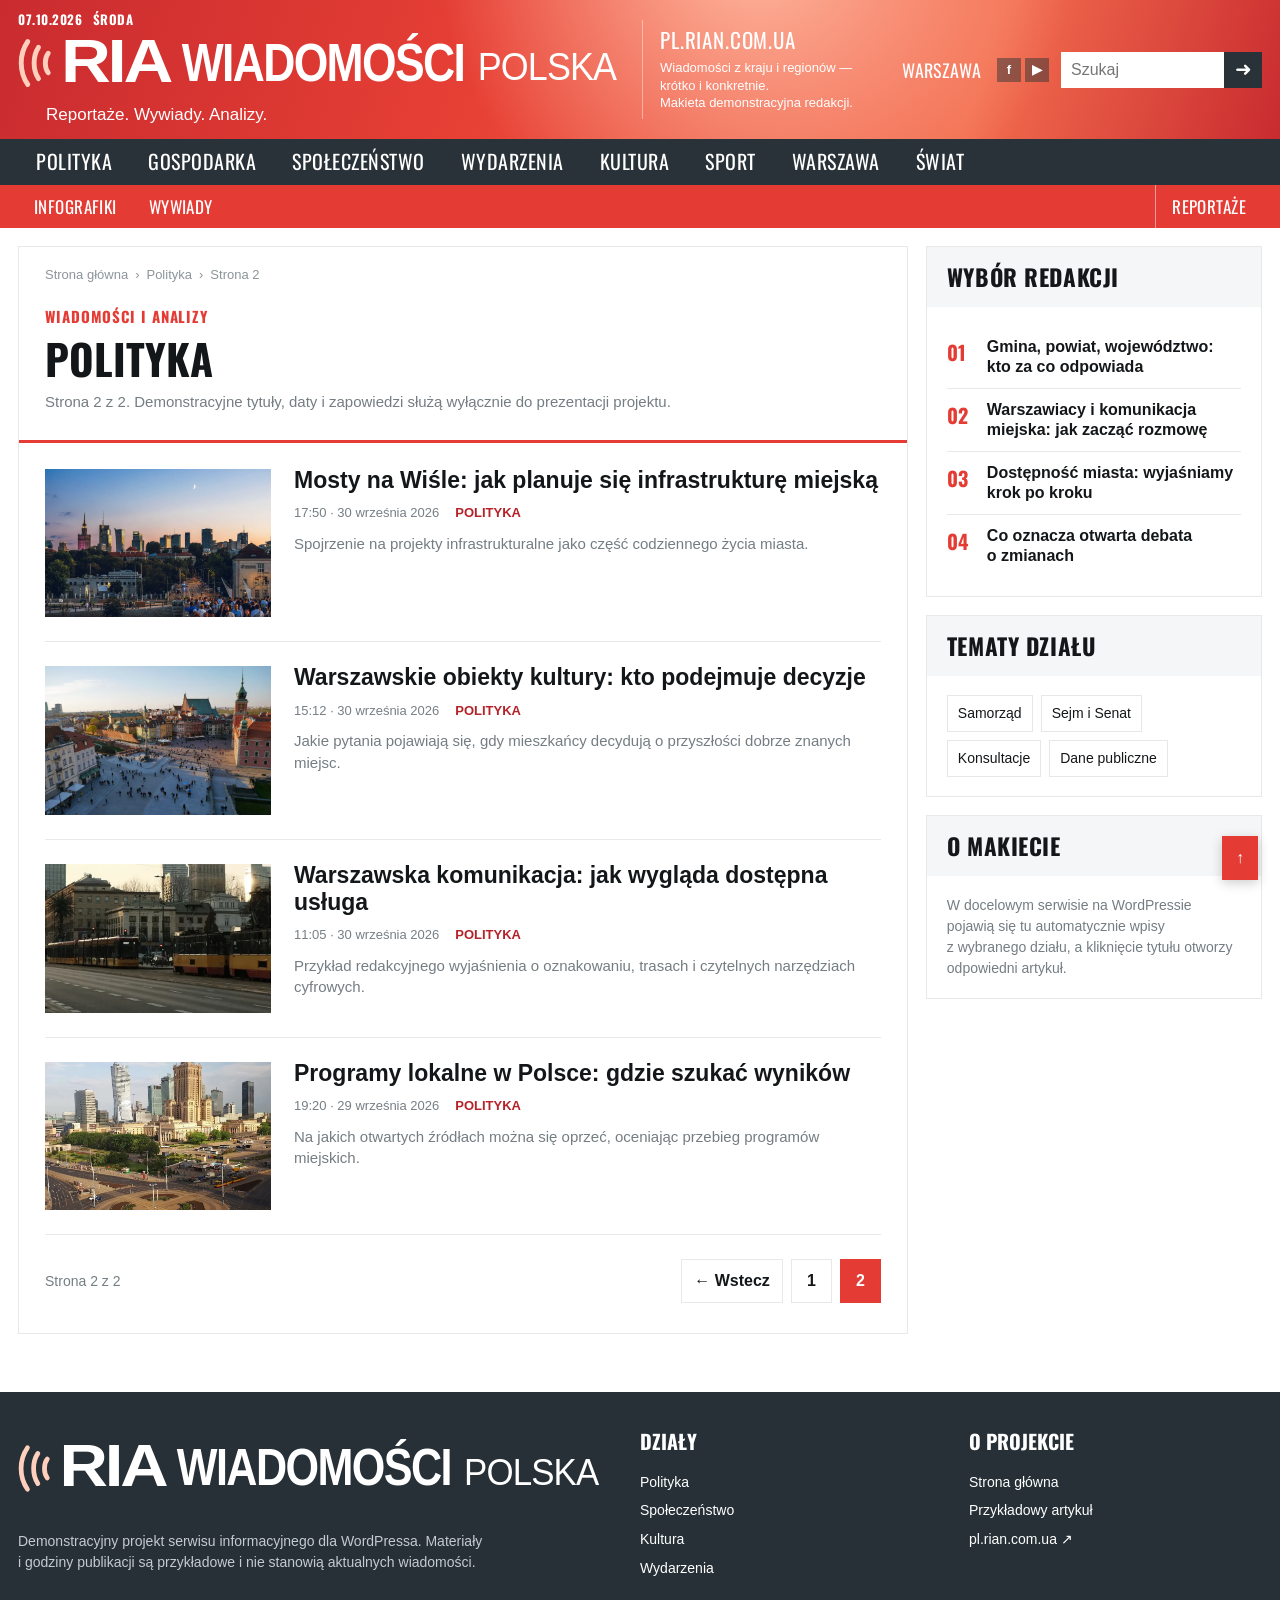
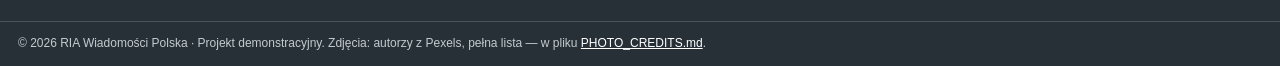
<file: politics-2.html>
<!doctype html>
<html lang="pl">
  <head>
    <meta charset="utf-8" />
    <meta name="viewport" content="width=device-width,initial-scale=1" />
    <title>Polityka — strona 2 — RIA Wiadomości Polska</title>
    <meta
      name="description"
      content="Druga strona demonstracyjnego działu „Polityka”: publikacje, zdjęcia, daty i zapowiedzi."
    />
    <link rel="canonical" href="https://pl.rian.com.ua/politics-2.html" />
    <meta property="og:type" content="website" />
    <meta property="og:locale" content="pl_PL" />
    <meta property="og:url" content="https://pl.rian.com.ua/politics-2.html" />
    <meta property="og:title" content="Polityka — strona 2 — RIA Wiadomości Polska" />
    <meta
      property="og:description"
      content="Demonstracyjna strona działu dla przyszłego motywu WordPress."
    />
    <meta property="og:site_name" content="RIA Wiadomości Polska" />
    <link rel="icon" href="assets/images/favicon.svg" type="image/svg+xml" />
    <link rel="stylesheet" href="assets/css/site.css" />
    <script src="assets/js/site.js" defer></script>
    <link rel="prev" href="politics.html" />
  </head>
  <body>
    <a class="skip-link" href="#main">Przejdź do treści</a>
    <div class="site-shell">
      <header class="masthead">
        <div class="container masthead-inner">
          <div class="header-date">07.10.2026 &nbsp; ŚRODA</div>
          <div class="brand-wrap">
            <a
              class="brand"
              href="index.html"
              aria-label="RIA Wiadomości Polska — strona główna"
              ><img
                src="assets/images/logo.svg"
                width="620"
                height="88"
                alt="RIA Wiadomości Polska"
            /></a>
            <p class="tagline">Reportaże. Wywiady. Analizy.</p>
          </div>
          <div class="masthead-note">
            <strong>PL.RIAN.COM.UA</strong>Wiadomości z kraju i regionów — krótko i konkretnie.<br />Makieta
            demonstracyjna redakcji.
          </div>
          <div class="masthead-actions">
            <span class="header-city">WARSZAWA</span>
            <div class="social-pills" aria-label="Media społecznościowe">
              <a
                href="https://www.facebook.com/"
                target="_blank"
                rel="noopener noreferrer"
                aria-label="Facebook"
                >f</a
              ><a
                href="https://www.youtube.com/"
                target="_blank"
                rel="noopener noreferrer"
                aria-label="YouTube"
                >▶</a
              >
            </div>
            <form
              class="header-search"
              id="header-search-form"
              action="index.html"
              method="get"
              role="search"
            >
              <label class="sr-only" for="site-search">Szukaj</label
              ><input
                id="site-search"
                name="q"
                type="search"
                placeholder="Szukaj"
              /><button type="submit" aria-label="Wyszukaj">➜</button>
            </form>
            <button
              class="search-toggle"
              type="button"
              aria-expanded="false"
              aria-controls="header-search-form"
              aria-label="Otwórz wyszukiwarkę"
            >
              ⌕</button
            ><button
              class="menu-toggle"
              type="button"
              aria-expanded="false"
              aria-controls="primary-menu"
              aria-label="Otwórz menu"
            >
              ☰
            </button>
          </div>
        </div>
      </header>
      <nav class="nav-primary" aria-label="Główne działy">
        <div class="container nav-track" id="primary-menu">
          <a aria-current="page" class="nav-link is-active" href="politics.html"
            >Polityka</a
          ><a class="nav-link" href="index.html#economy">Gospodarka</a
          ><a class="nav-link" href="index.html#society">Społeczeństwo</a
          ><a class="nav-link" href="index.html#events">Wydarzenia</a
          ><a class="nav-link" href="index.html#culture">Kultura</a
          ><a class="nav-link" href="index.html#sport">Sport</a
          ><a class="nav-link" href="index.html#warsaw">Warszawa</a
          ><a class="nav-link" href="index.html#world">Świat</a>
        </div>
      </nav>
      <nav class="nav-secondary" aria-label="Dodatkowe działy">
        <div class="container nav-track">
          <a class="nav-link" href="index.html#media">Infografiki</a
          ><a class="nav-link" href="index.html#publications">Wywiady</a
          ><a class="nav-link" href="index.html#publications">Reportaże</a>
        </div>
      </nav>
      <main class="container category-layout" id="main">
        <section aria-labelledby="category-title" class="category-content">
          <div class="breadcrumbs">
            <a href="index.html">Strona główna</a><span>›</span><span>Polityka</span>
            <span>›</span><span>Strona 2</span>
          </div>
          <header class="category-header">
            <span class="category-eyebrow">Wiadomości i analizy</span>
            <h1 id="category-title">Polityka</h1>
            <p>
              Strona 2 z 2. Demonstracyjne tytuły, daty i zapowiedzi służą wyłącznie do prezentacji projektu.
            </p>
          </header>
          <div class="category-list" id="category-list">
            <article class="category-item">
              <a class="category-item-image" href="article.html"
                ><img
                  alt="Most na Wiśle w Warszawie"
                  height="300"
                  loading="lazy"
                  src="assets/images/poland-warsaw-bridge.webp"
                  width="480"
              /></a>
              <div class="category-item-body">
                <h2>
                  <a href="article.html">Mosty na Wiśle: jak planuje się infrastrukturę miejską</a>
                </h2>
                <div class="category-item-meta">
                  <time datetime="2026-09-30T17:50:00+02:00">17:50 · 30 września 2026</time
                  ><span>Polityka</span>
                </div>
                <p>
                  Spojrzenie na projekty infrastrukturalne jako część codziennego życia miasta.
                </p>
              </div>
            </article>
            <article class="category-item">
              <a class="category-item-image" href="article.html"
                ><img
                  alt="Stare Miasto w Warszawie"
                  height="300"
                  loading="lazy"
                  src="assets/images/poland-warsaw-oldtown.webp"
                  width="480"
              /></a>
              <div class="category-item-body">
                <h2>
                  <a href="article.html">Warszawskie obiekty kultury: kto podejmuje decyzje</a>
                </h2>
                <div class="category-item-meta">
                  <time datetime="2026-09-30T15:12:00+02:00">15:12 · 30 września 2026</time
                  ><span>Polityka</span>
                </div>
                <p>
                  Jakie pytania pojawiają się, gdy mieszkańcy decydują o przyszłości dobrze znanych miejsc.
                </p>
              </div>
            </article>
            <article class="category-item">
              <a class="category-item-image" href="article.html"
                ><img
                  alt="Tramwaj miejski w Warszawie"
                  height="300"
                  loading="lazy"
                  src="assets/images/poland-warsaw-tram.webp"
                  width="480"
              /></a>
              <div class="category-item-body">
                <h2>
                  <a href="article.html">Warszawska komunikacja: jak wygląda dostępna usługa</a>
                </h2>
                <div class="category-item-meta">
                  <time datetime="2026-09-30T11:05:00+02:00">11:05 · 30 września 2026</time
                  ><span>Polityka</span>
                </div>
                <p>
                  Przykład redakcyjnego wyjaśnienia o oznakowaniu, trasach i czytelnych narzędziach cyfrowych.
                </p>
              </div>
            </article>
            <article class="category-item">
              <a class="category-item-image" href="article.html"
                ><img
                  alt="Panorama Warszawy"
                  height="300"
                  loading="lazy"
                  src="assets/images/poland-warsaw-skyline.webp"
                  width="480"
              /></a>
              <div class="category-item-body">
                <h2>
                  <a href="article.html">Programy lokalne w Polsce: gdzie szukać wyników</a>
                </h2>
                <div class="category-item-meta">
                  <time datetime="2026-09-29T19:20:00+02:00">19:20 · 29 września 2026</time
                  ><span>Polityka</span>
                </div>
                <p>
                  Na jakich otwartych źródłach można się oprzeć, oceniając przebieg programów miejskich.
                </p>
              </div>
            </article>
          </div>
          <nav aria-label="Strony działu" class="category-page-links">
            <span class="category-page-total">Strona 2 z 2</span>
            <div class="category-page-controls">
              <a class="page-direction" href="politics.html">← Wstecz</a
              ><a href="politics.html">1</a
              ><span aria-current="page" class="page-current">2</span>
            </div>
          </nav>
        </section>
        <aside aria-label="Materiały działu" class="category-sidebar">
          <section class="sidebar-box">
            <h2 class="sidebar-title">Wybór redakcji</h2>
            <div class="sidebar-content">
              <ol class="category-most-read">
                <li>
                  <a href="article.html">Gmina, powiat, województwo: kto za co odpowiada</a>
                </li>
                <li>
                  <a href="article.html">Warszawiacy i komunikacja miejska: jak zacząć rozmowę</a>
                </li>
                <li>
                  <a href="article.html">Dostępność miasta: wyjaśniamy krok po kroku</a>
                </li>
                <li>
                  <a href="article.html">Co oznacza otwarta debata o zmianach</a>
                </li>
              </ol>
            </div>
          </section>
          <section class="sidebar-box">
            <h2 class="sidebar-title">Tematy działu</h2>
            <div class="sidebar-content category-topic-links">
              <a href="politics.html#decisions">Samorząd</a
              ><a href="politics.html#parliament">Sejm i Senat</a
              ><a href="politics.html#community">Konsultacje</a
              ><a href="politics.html#data">Dane publiczne</a>
            </div>
          </section>
          <section class="sidebar-box">
            <h2 class="sidebar-title">O makiecie</h2>
            <div class="sidebar-content">
              <p class="category-sidebar-note">
                W docelowym serwisie na WordPressie pojawią się tu automatycznie
                wpisy z wybranego działu, a kliknięcie tytułu otworzy
                odpowiedni artykuł.
              </p>
            </div>
          </section>
        </aside>
      </main>
      <footer class="site-footer" id="footer">
        <div class="container footer-inner">
          <div>
            <a class="footer-brand" href="index.html"
              ><img
                src="assets/images/logo.svg"
                alt="RIA Wiadomości Polska"
                width="340"
                height="49"
            /></a>
            <p>
              Demonstracyjny projekt serwisu informacyjnego dla WordPressa.
              Materiały i godziny publikacji są przykładowe i nie stanowią
              aktualnych wiadomości.
            </p>
          </div>
          <div class="footer-links">
            <strong>Działy</strong><a href="politics.html">Polityka</a
            ><a href="index.html#society">Społeczeństwo</a><a href="index.html#culture">Kultura</a
            ><a href="index.html#events">Wydarzenia</a>
          </div>
          <div class="footer-links">
            <strong>O projekcie</strong><a href="index.html">Strona główna</a
            ><a href="article.html">Przykładowy artykuł</a
            ><a
              href="https://pl.rian.com.ua"
              target="_blank"
              rel="noopener noreferrer"
              >pl.rian.com.ua ↗</a
            >
          </div>
        </div>
        <div class="footer-bottom">
          <div class="container">
            © 2026 RIA Wiadomości Polska · Projekt demonstracyjny. Zdjęcia:
            autorzy z Pexels, pełna lista — w pliku
            <a href="PHOTO_CREDITS.md">PHOTO_CREDITS.md</a>.
          </div>
        </div>
      </footer>
    </div>
    <button class="back-top" type="button" aria-label="Wróć na górę">
      ↑
    </button>
  </body>
</html>
</file>
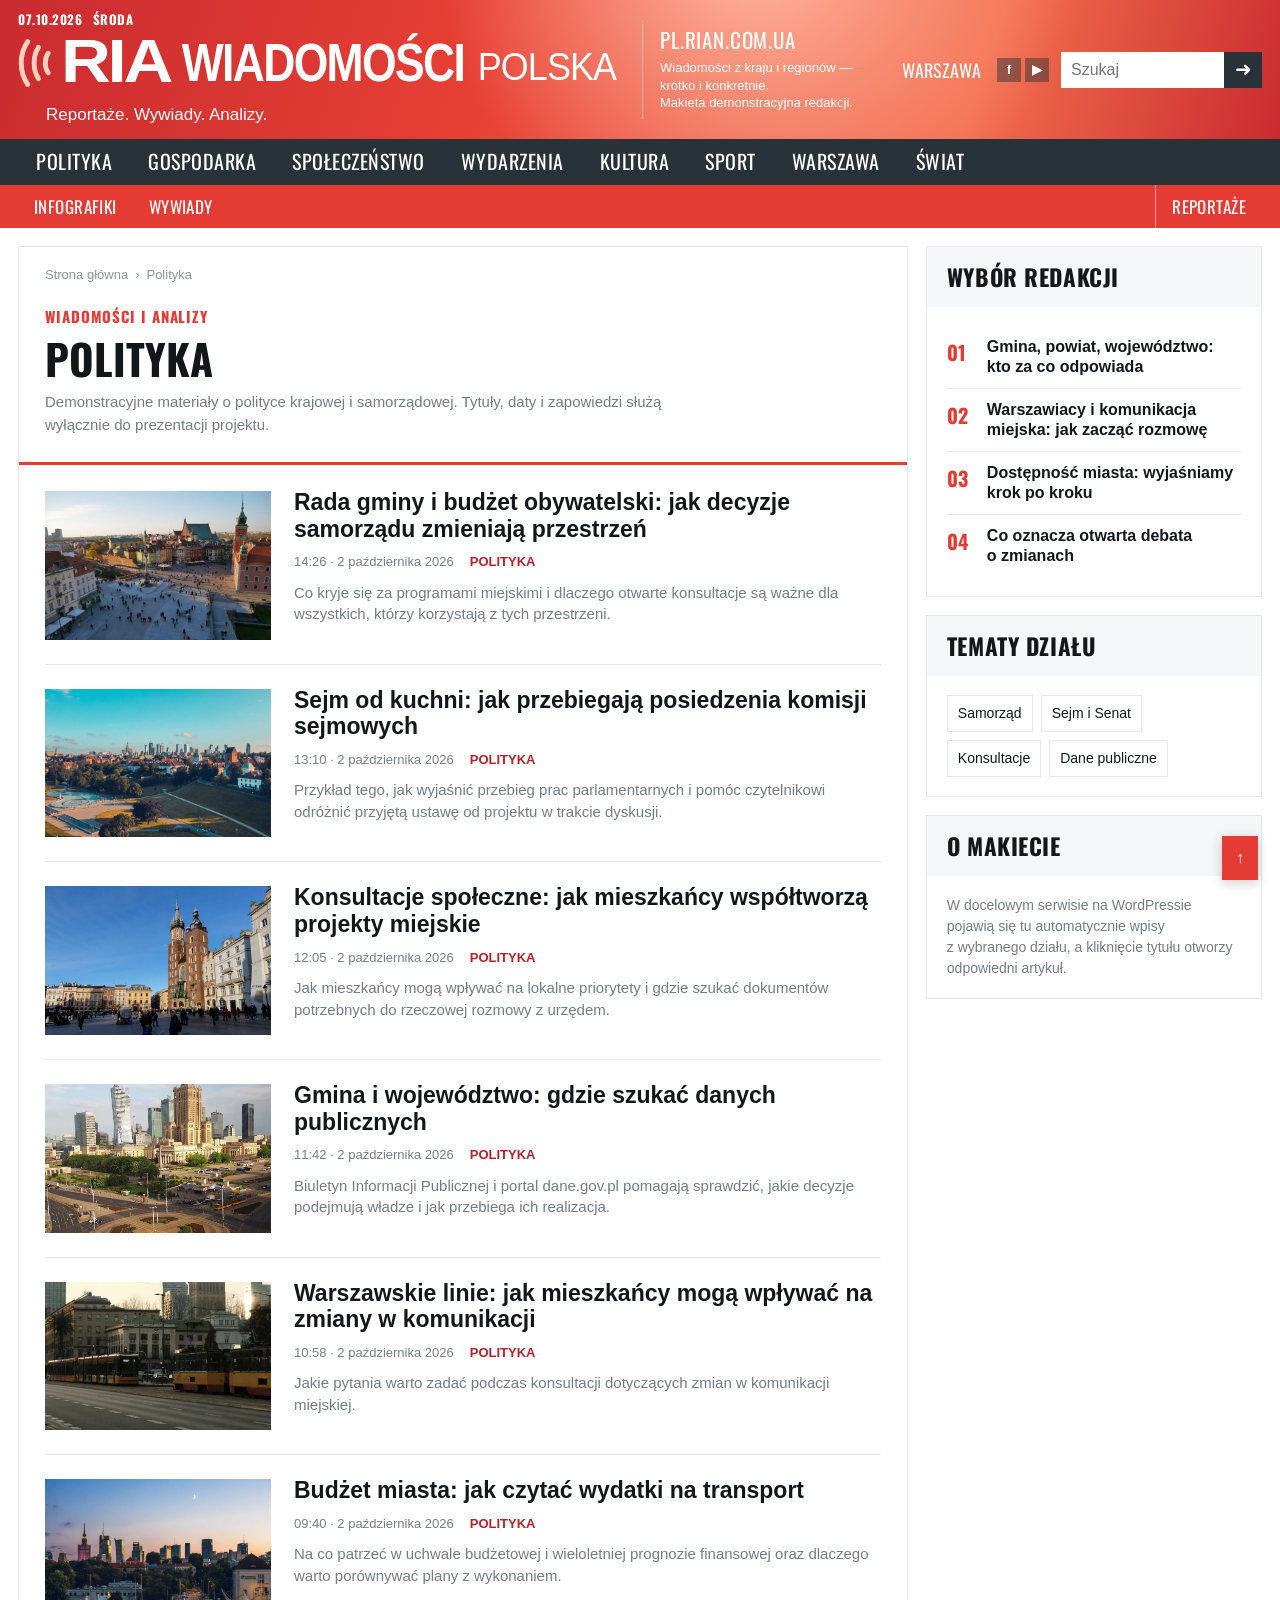
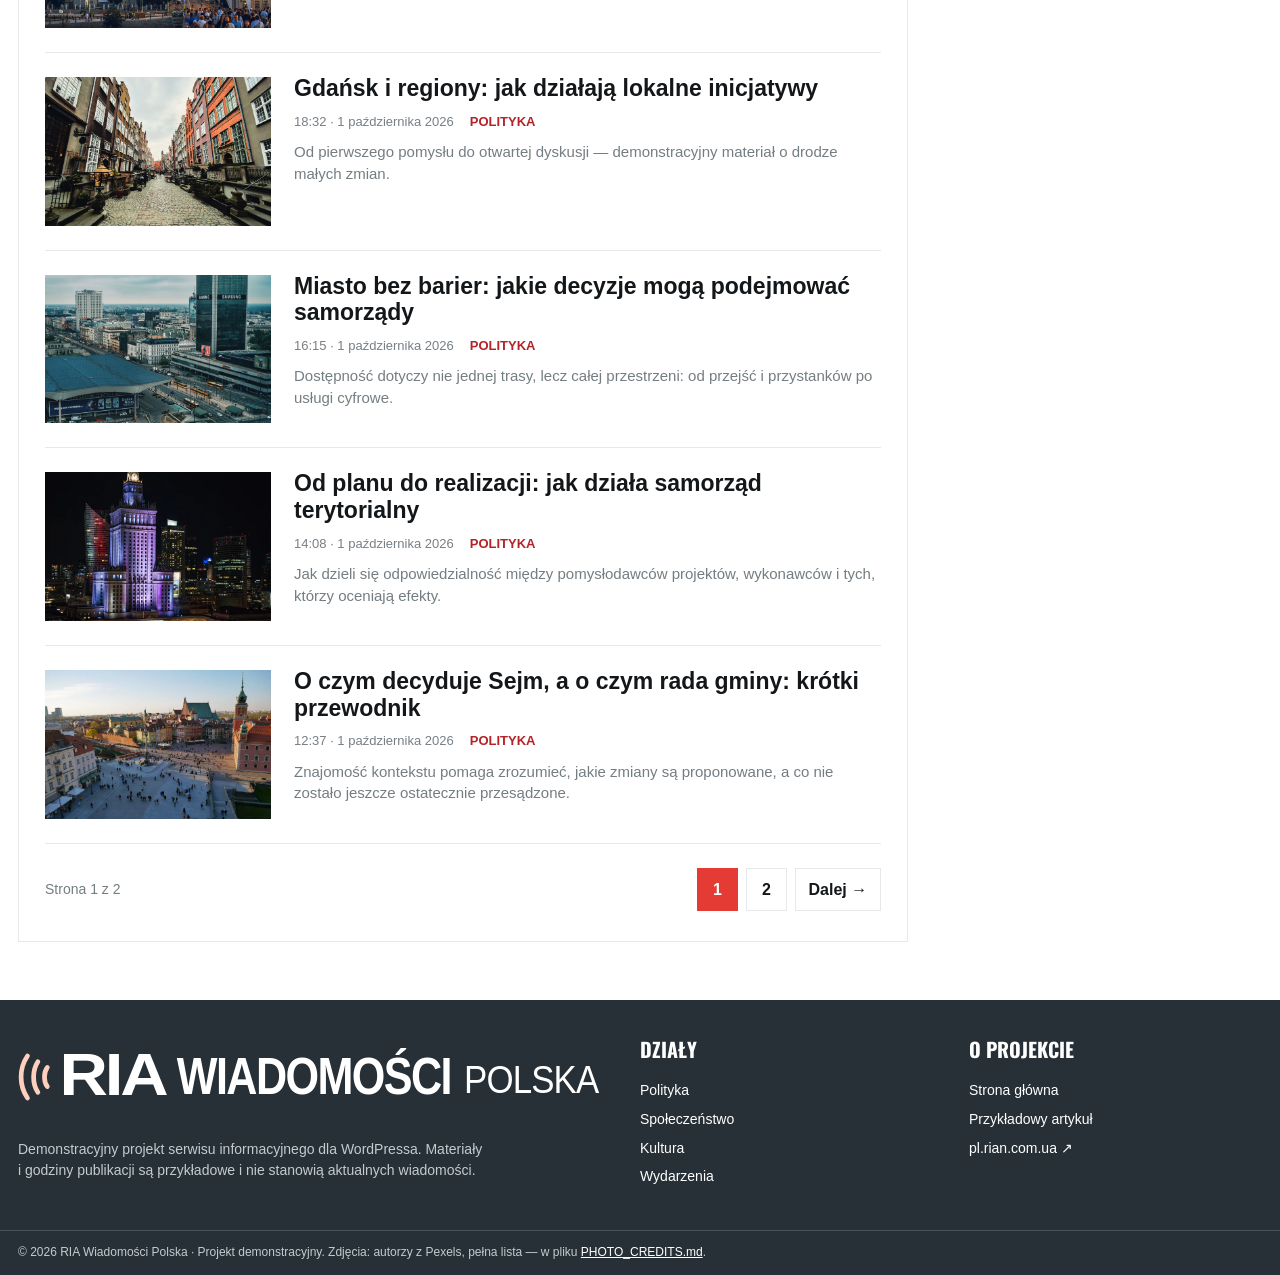
<file: politics.html>
<!doctype html>
<html lang="pl">
  <head>
    <meta charset="utf-8" />
    <meta name="viewport" content="width=device-width,initial-scale=1" />
    <title>Polityka — RIA Wiadomości Polska</title>
    <meta
      name="description"
      content="Przykładowa strona działu „Polityka”: lista wiadomości, zdjęcia, daty, zapowiedzi i kolumna boczna w projekcie RIA Wiadomości Polska."
    />
    <link rel="canonical" href="https://pl.rian.com.ua/politics.html" />
    <meta property="og:type" content="website" />
    <meta property="og:locale" content="pl_PL" />
    <meta property="og:url" content="https://pl.rian.com.ua/politics.html" />
    <meta property="og:title" content="Polityka — RIA Wiadomości Polska" />
    <meta
      property="og:description"
      content="Demonstracyjna strona działu dla przyszłego motywu WordPress."
    />
    <meta property="og:site_name" content="RIA Wiadomości Polska" />
    <link rel="icon" href="assets/images/favicon.svg" type="image/svg+xml" />
    <link rel="stylesheet" href="assets/css/site.css" />
    <script src="assets/js/site.js" defer></script>
    <link rel="next" href="politics-2.html" />
  </head>
  <body>
    <a class="skip-link" href="#main">Przejdź do treści</a>
    <div class="site-shell">
      <header class="masthead">
        <div class="container masthead-inner">
          <div class="header-date">07.10.2026 &nbsp; ŚRODA</div>
          <div class="brand-wrap">
            <a
              class="brand"
              href="index.html"
              aria-label="RIA Wiadomości Polska — strona główna"
              ><img
                src="assets/images/logo.svg"
                width="620"
                height="88"
                alt="RIA Wiadomości Polska"
            /></a>
            <p class="tagline">Reportaże. Wywiady. Analizy.</p>
          </div>
          <div class="masthead-note">
            <strong>PL.RIAN.COM.UA</strong>Wiadomości z kraju i regionów — krótko i konkretnie.<br />Makieta
            demonstracyjna redakcji.
          </div>
          <div class="masthead-actions">
            <span class="header-city">WARSZAWA</span>
            <div class="social-pills" aria-label="Media społecznościowe">
              <a
                href="https://www.facebook.com/"
                target="_blank"
                rel="noopener noreferrer"
                aria-label="Facebook"
                >f</a
              ><a
                href="https://www.youtube.com/"
                target="_blank"
                rel="noopener noreferrer"
                aria-label="YouTube"
                >▶</a
              >
            </div>
            <form
              class="header-search"
              id="header-search-form"
              action="index.html"
              method="get"
              role="search"
            >
              <label class="sr-only" for="site-search">Szukaj</label
              ><input
                id="site-search"
                name="q"
                type="search"
                placeholder="Szukaj"
              /><button type="submit" aria-label="Wyszukaj">➜</button>
            </form>
            <button
              class="search-toggle"
              type="button"
              aria-expanded="false"
              aria-controls="header-search-form"
              aria-label="Otwórz wyszukiwarkę"
            >
              ⌕</button
            ><button
              class="menu-toggle"
              type="button"
              aria-expanded="false"
              aria-controls="primary-menu"
              aria-label="Otwórz menu"
            >
              ☰
            </button>
          </div>
        </div>
      </header>
      <nav class="nav-primary" aria-label="Główne działy">
        <div class="container nav-track" id="primary-menu">
          <a aria-current="page" class="nav-link is-active" href="politics.html"
            >Polityka</a
          ><a class="nav-link" href="index.html#economy">Gospodarka</a
          ><a class="nav-link" href="index.html#society">Społeczeństwo</a
          ><a class="nav-link" href="index.html#events">Wydarzenia</a
          ><a class="nav-link" href="index.html#culture">Kultura</a
          ><a class="nav-link" href="index.html#sport">Sport</a
          ><a class="nav-link" href="index.html#warsaw">Warszawa</a
          ><a class="nav-link" href="index.html#world">Świat</a>
        </div>
      </nav>
      <nav class="nav-secondary" aria-label="Dodatkowe działy">
        <div class="container nav-track">
          <a class="nav-link" href="index.html#media">Infografiki</a
          ><a class="nav-link" href="index.html#publications">Wywiady</a
          ><a class="nav-link" href="index.html#publications">Reportaże</a>
        </div>
      </nav>
      <main class="container category-layout" id="main">
        <section aria-labelledby="category-title" class="category-content">
          <div class="breadcrumbs">
            <a href="index.html">Strona główna</a><span>›</span><span>Polityka</span>
          </div>
          <header class="category-header">
            <span class="category-eyebrow">Wiadomości i analizy</span>
            <h1 id="category-title">Polityka</h1>
            <p>
              Demonstracyjne materiały o polityce krajowej i samorządowej. Tytuły, daty i zapowiedzi służą wyłącznie do prezentacji projektu.
            </p>
          </header>
          <div class="category-list" id="category-list">
            <article class="category-item" id="decisions">
              <a class="category-item-image" href="article.html"
                ><img
                  alt="Stare Miasto w Warszawie"
                  height="300"
                  src="assets/images/poland-warsaw-oldtown.webp"
                  width="480"
              /></a>
              <div class="category-item-body">
                <h2>
                  <a href="article.html">Rada gminy i budżet obywatelski: jak decyzje samorządu zmieniają przestrzeń</a>
                </h2>
                <div class="category-item-meta">
                  <time datetime="2026-10-02T14:26:00+02:00">14:26 · 2 października 2026</time
                  ><span>Polityka</span>
                </div>
                <p>
                  Co kryje się za programami miejskimi i dlaczego otwarte konsultacje są ważne dla wszystkich, którzy korzystają z tych przestrzeni.
                </p>
              </div>
            </article>
            <article class="category-item" id="parliament">
              <a class="category-item-image" href="article.html"
                ><img
                  alt="Panorama Warszawy z wysokości"
                  height="300"
                  loading="lazy"
                  src="assets/images/poland-warsaw-panorama.webp"
                  width="480"
              /></a>
              <div class="category-item-body">
                <h2>
                  <a href="article.html">Sejm od kuchni: jak przebiegają posiedzenia komisji sejmowych</a>
                </h2>
                <div class="category-item-meta">
                  <time datetime="2026-10-02T13:10:00+02:00">13:10 · 2 października 2026</time
                  ><span>Polityka</span>
                </div>
                <p>
                  Przykład tego, jak wyjaśnić przebieg prac parlamentarnych i pomóc czytelnikowi odróżnić przyjętą ustawę od projektu w trakcie dyskusji.
                </p>
              </div>
            </article>
            <article class="category-item" id="community">
              <a class="category-item-image" href="article.html"
                ><img
                  alt="Rynek Główny w Krakowie"
                  height="300"
                  loading="lazy"
                  src="assets/images/poland-krakow-square.webp"
                  width="480"
              /></a>
              <div class="category-item-body">
                <h2>
                  <a href="article.html">Konsultacje społeczne: jak mieszkańcy współtworzą projekty miejskie</a>
                </h2>
                <div class="category-item-meta">
                  <time datetime="2026-10-02T12:05:00+02:00">12:05 · 2 października 2026</time
                  ><span>Polityka</span>
                </div>
                <p>
                  Jak mieszkańcy mogą wpływać na lokalne priorytety i gdzie szukać dokumentów potrzebnych do rzeczowej rozmowy z urzędem.
                </p>
              </div>
            </article>
            <article class="category-item" id="data">
              <a class="category-item-image" href="article.html"
                ><img
                  alt="Panorama miasta nad Wisłą"
                  height="300"
                  loading="lazy"
                  src="assets/images/poland-warsaw-skyline.webp"
                  width="480"
              /></a>
              <div class="category-item-body">
                <h2>
                  <a href="article.html">Gmina i województwo: gdzie szukać danych publicznych</a>
                </h2>
                <div class="category-item-meta">
                  <time datetime="2026-10-02T11:42:00+02:00">11:42 · 2 października 2026</time
                  ><span>Polityka</span>
                </div>
                <p>
                  Biuletyn Informacji Publicznej i portal dane.gov.pl pomagają sprawdzić, jakie decyzje podejmują władze i jak przebiega ich realizacja.
                </p>
              </div>
            </article>
            <article class="category-item">
              <a class="category-item-image" href="article.html"
                ><img
                  alt="Tramwaj w centrum Warszawy"
                  height="300"
                  loading="lazy"
                  src="assets/images/poland-warsaw-tram.webp"
                  width="480"
              /></a>
              <div class="category-item-body">
                <h2>
                  <a href="article.html">Warszawskie linie: jak mieszkańcy mogą wpływać na zmiany w komunikacji</a>
                </h2>
                <div class="category-item-meta">
                  <time datetime="2026-10-02T10:58:00+02:00">10:58 · 2 października 2026</time
                  ><span>Polityka</span>
                </div>
                <p>
                  Jakie pytania warto zadać podczas konsultacji dotyczących zmian w komunikacji miejskiej.
                </p>
              </div>
            </article>
            <article class="category-item">
              <a class="category-item-image" href="article.html"
                ><img
                  alt="Most i infrastruktura miejska"
                  height="300"
                  loading="lazy"
                  src="assets/images/poland-warsaw-bridge.webp"
                  width="480"
              /></a>
              <div class="category-item-body">
                <h2>
                  <a href="article.html">Budżet miasta: jak czytać wydatki na transport</a>
                </h2>
                <div class="category-item-meta">
                  <time datetime="2026-10-02T09:40:00+02:00">09:40 · 2 października 2026</time
                  ><span>Polityka</span>
                </div>
                <p>
                  Na co patrzeć w uchwale budżetowej i wieloletniej prognozie finansowej oraz dlaczego warto porównywać plany z wykonaniem.
                </p>
              </div>
            </article>
            <article class="category-item">
              <a class="category-item-image" href="article.html"
                ><img
                  alt="Ulica Mariacka w Gdańsku"
                  height="300"
                  loading="lazy"
                  src="assets/images/poland-gdansk-street.webp"
                  width="480"
              /></a>
              <div class="category-item-body">
                <h2>
                  <a href="article.html">Gdańsk i regiony: jak działają lokalne inicjatywy</a>
                </h2>
                <div class="category-item-meta">
                  <time datetime="2026-10-01T18:32:00+02:00">18:32 · 1 października 2026</time
                  ><span>Polityka</span>
                </div>
                <p>
                  Od pierwszego pomysłu do otwartej dyskusji — demonstracyjny materiał o drodze małych zmian.
                </p>
              </div>
            </article>
            <article class="category-item">
              <a class="category-item-image" href="article.html"
                ><img
                  alt="Widok na centrum Warszawy"
                  height="300"
                  loading="lazy"
                  src="assets/images/poland-warsaw-central.webp"
                  width="480"
              /></a>
              <div class="category-item-body">
                <h2>
                  <a href="article.html">Miasto bez barier: jakie decyzje mogą podejmować samorządy</a>
                </h2>
                <div class="category-item-meta">
                  <time datetime="2026-10-01T16:15:00+02:00">16:15 · 1 października 2026</time
                  ><span>Polityka</span>
                </div>
                <p>
                  Dostępność dotyczy nie jednej trasy, lecz całej przestrzeni: od przejść i przystanków po usługi cyfrowe.
                </p>
              </div>
            </article>
            <article class="category-item">
              <a class="category-item-image" href="article.html"
                ><img
                  alt="Miasto w wieczornych światłach"
                  height="300"
                  loading="lazy"
                  src="assets/images/poland-warsaw-night.webp"
                  width="480"
              /></a>
              <div class="category-item-body">
                <h2>
                  <a href="article.html">Od planu do realizacji: jak działa samorząd terytorialny</a>
                </h2>
                <div class="category-item-meta">
                  <time datetime="2026-10-01T14:08:00+02:00">14:08 · 1 października 2026</time
                  ><span>Polityka</span>
                </div>
                <p>
                  Jak dzieli się odpowiedzialność między pomysłodawców projektów, wykonawców i tych, którzy oceniają efekty.
                </p>
              </div>
            </article>
            <article class="category-item">
              <a class="category-item-image" href="article.html"
                ><img
                  alt="Stare Miasto w Warszawie"
                  height="300"
                  loading="lazy"
                  src="assets/images/poland-warsaw-oldtown.webp"
                  width="480"
              /></a>
              <div class="category-item-body">
                <h2>
                  <a href="article.html">O czym decyduje Sejm, a o czym rada gminy: krótki przewodnik</a>
                </h2>
                <div class="category-item-meta">
                  <time datetime="2026-10-01T12:37:00+02:00">12:37 · 1 października 2026</time
                  ><span>Polityka</span>
                </div>
                <p>
                  Znajomość kontekstu pomaga zrozumieć, jakie zmiany są proponowane, a co nie zostało jeszcze ostatecznie przesądzone.
                </p>
              </div>
            </article>
          </div>
          <nav aria-label="Strony działu" class="category-page-links">
            <span class="category-page-total">Strona 1 z 2</span>
            <div class="category-page-controls">
              <span aria-current="page" class="page-current">1</span
              ><a href="politics-2.html">2</a
              ><a class="page-direction" href="politics-2.html">Dalej →</a>
            </div>
          </nav>
        </section>
        <aside aria-label="Materiały działu" class="category-sidebar">
          <section class="sidebar-box">
            <h2 class="sidebar-title">Wybór redakcji</h2>
            <div class="sidebar-content">
              <ol class="category-most-read">
                <li>
                  <a href="article.html">Gmina, powiat, województwo: kto za co odpowiada</a>
                </li>
                <li>
                  <a href="article.html">Warszawiacy i komunikacja miejska: jak zacząć rozmowę</a>
                </li>
                <li>
                  <a href="article.html">Dostępność miasta: wyjaśniamy krok po kroku</a>
                </li>
                <li>
                  <a href="article.html">Co oznacza otwarta debata o zmianach</a>
                </li>
              </ol>
            </div>
          </section>
          <section class="sidebar-box">
            <h2 class="sidebar-title">Tematy działu</h2>
            <div class="sidebar-content category-topic-links">
              <a href="#decisions">Samorząd</a
              ><a href="#parliament">Sejm i Senat</a
              ><a href="#community">Konsultacje</a
              ><a href="#data">Dane publiczne</a>
            </div>
          </section>
          <section class="sidebar-box">
            <h2 class="sidebar-title">O makiecie</h2>
            <div class="sidebar-content">
              <p class="category-sidebar-note">
                W docelowym serwisie na WordPressie pojawią się tu automatycznie
                wpisy z wybranego działu, a kliknięcie tytułu otworzy
                odpowiedni artykuł.
              </p>
            </div>
          </section>
        </aside>
      </main>
      <footer class="site-footer" id="footer">
        <div class="container footer-inner">
          <div>
            <a class="footer-brand" href="index.html"
              ><img
                src="assets/images/logo.svg"
                alt="RIA Wiadomości Polska"
                width="340"
                height="49"
            /></a>
            <p>
              Demonstracyjny projekt serwisu informacyjnego dla WordPressa.
              Materiały i godziny publikacji są przykładowe i nie stanowią
              aktualnych wiadomości.
            </p>
          </div>
          <div class="footer-links">
            <strong>Działy</strong><a href="politics.html">Polityka</a
            ><a href="index.html#society">Społeczeństwo</a><a href="index.html#culture">Kultura</a
            ><a href="index.html#events">Wydarzenia</a>
          </div>
          <div class="footer-links">
            <strong>O projekcie</strong><a href="index.html">Strona główna</a
            ><a href="article.html">Przykładowy artykuł</a
            ><a
              href="https://pl.rian.com.ua"
              target="_blank"
              rel="noopener noreferrer"
              >pl.rian.com.ua ↗</a
            >
          </div>
        </div>
        <div class="footer-bottom">
          <div class="container">
            © 2026 RIA Wiadomości Polska · Projekt demonstracyjny. Zdjęcia:
            autorzy z Pexels, pełna lista — w pliku
            <a href="PHOTO_CREDITS.md">PHOTO_CREDITS.md</a>.
          </div>
        </div>
      </footer>
    </div>
    <button class="back-top" type="button" aria-label="Wróć na górę">
      ↑
    </button>
  </body>
</html>
</file>
<file: assets/css/site.css>
@font-face {
  font-family: Oswald;
  font-style: normal;
  font-weight: 400;
  font-display: swap;
  src: url("../fonts/oswald-latin-ext-400-normal.woff") format("woff");
  unicode-range:
    U+0100-02BA, U+02BD-02C5, U+02C7-02CC, U+02CE-02D7, U+02DD-02FF, U+0304,
    U+0308, U+0329, U+1D00-1DBF, U+1E00-1E9F, U+1EF2-1EFF, U+2020,
    U+20A0-20AB, U+20AD-20C0, U+2113, U+2C60-2C7F, U+A720-A7FF;
}
@font-face {
  font-family: Oswald;
  font-style: normal;
  font-weight: 700;
  font-display: swap;
  src: url("../fonts/oswald-latin-ext-700-normal.woff") format("woff");
  unicode-range:
    U+0100-02BA, U+02BD-02C5, U+02C7-02CC, U+02CE-02D7, U+02DD-02FF, U+0304,
    U+0308, U+0329, U+1D00-1DBF, U+1E00-1E9F, U+1EF2-1EFF, U+2020,
    U+20A0-20AB, U+20AD-20C0, U+2113, U+2C60-2C7F, U+A720-A7FF;
}
@font-face {
  font-family: Oswald;
  font-style: normal;
  font-weight: 400;
  font-display: swap;
  src: url("../fonts/oswald-latin-400-normal.woff2") format("woff2");
  unicode-range:
    U+0000-00FF, U+0131, U+0152-0153, U+02BB-02BC, U+02C6, U+02DA, U+02DC,
    U+0304, U+0308, U+0329, U+2000-206F, U+20AC, U+2122, U+2191, U+2193,
    U+2212, U+2215, U+FEFF, U+FFFD;
}
@font-face {
  font-family: Oswald;
  font-style: normal;
  font-weight: 700;
  font-display: swap;
  src: url("../fonts/oswald-latin-700-normal.woff2") format("woff2");
  unicode-range:
    U+0000-00FF, U+0131, U+0152-0153, U+02BB-02BC, U+02C6, U+02DA, U+02DC,
    U+0304, U+0308, U+0329, U+2000-206F, U+20AC, U+2122, U+2191, U+2193,
    U+2212, U+2215, U+FEFF, U+FFFD;
}
/* RIA Wiadomości Polska — editorial demo / WordPress theme */
:root {
  --accent: #e43c35;
  --accent-dark: #b52329;
  --orange: #ef8500;
  --ink: #141719;
  --charcoal: #293238;
  --muted: #747d82;
  --line: #e6e8e9;
  --paper: #fff;
  --soft: #f5f6f7;
  --max: 1510px;
}
* {
  box-sizing: border-box;
}
[hidden] {
  display: none !important;
}
html {
  scroll-behavior: smooth;
}
body {
  margin: 0;
  background: #f1f2f3;
  color: var(--ink);
  font:
    16px/1.48 Arial,
    Helvetica,
    sans-serif;
}
img {
  max-width: 100%;
  height: auto;
}
a {
  color: inherit;
  text-decoration: none;
}
a:hover {
  color: var(--accent-dark);
}
button,
input {
  font: inherit;
}
button {
  cursor: pointer;
}
.sr-only,
.screen-reader-text {
  position: absolute !important;
  left: -9999px !important;
  width: 1px;
  height: 1px;
  overflow: hidden;
}
.skip-link {
  position: absolute;
  left: -9999px;
  top: 0;
  z-index: 50;
}
.skip-link:focus {
  left: 12px !important;
  top: 12px;
  z-index: 50;
  width: auto;
  height: auto;
  background: white;
  padding: 10px;
}
.container {
  max-width: var(--max);
  margin: auto;
  padding: 0 18px;
}
.site-shell {
  max-width: 1546px;
  margin: 0 auto;
  background: var(--paper);
  box-shadow: 0 5px 35px rgba(17, 24, 30, 0.06);
}
.eyebrow,
.section-title,
.nav-link,
.category-label,
.mini-label,
.sidebar-title,
.date-stamp {
  font-family: "Oswald", Impact, "Arial Narrow", Arial, sans-serif;
  font-stretch: condensed;
  text-transform: uppercase;
  letter-spacing: 0.025em;
}
.masthead {
  background:
    radial-gradient(circle at 59% -40%, #ffb9a1 0, transparent 41%),
    linear-gradient(108deg, #c92b2f 0%, #e74035 38%, #f36d4e 76%, #c92b2f 100%);
  color: white;
}
.masthead-inner {
  position: relative;
  min-height: 139px;
  display: grid;
  grid-template-columns: minmax(0, 1fr) 240px 360px;
  column-gap: 20px;
  align-items: center;
}
.header-date {
  position: absolute;
  left: 18px;
  top: 12px;
  font:
    700 13px/1.1 "Oswald",
    Impact,
    "Arial Narrow",
    Arial,
    sans-serif;
  letter-spacing: 0.04em;
}
.brand {
  display: block;
  max-width: 620px;
  margin: 17px 0 0;
}
.brand img {
  display: block;
  width: 100%;
  height: auto;
}
.tagline {
  font-size: 17px;
  line-height: 1.1;
  margin: 0 0 11px 28px;
  color: #fff;
}
.masthead-note {
  border-left: 1px solid rgba(255, 255, 255, 0.42);
  padding: 8px 0 8px 17px;
  align-self: center;
  font-size: 13px;
  line-height: 1.34;
}
.masthead-note strong {
  display: block;
  font:
    21px/1.12 "Oswald",
    Impact,
    "Arial Narrow",
    Arial,
    sans-serif;
  letter-spacing: 0.04em;
  margin-bottom: 8px;
}
.masthead-actions {
  display: flex;
  align-items: center;
  justify-content: flex-end;
  gap: 12px;
}
.header-city {
  white-space: nowrap;
  font:
    18px "Oswald",
    Impact,
    "Arial Narrow",
    Arial,
    sans-serif;
  margin-right: 4px;
}
.social-pills {
  display: flex;
  gap: 4px;
}
.social-pills a {
  display: grid;
  place-items: center;
  width: 24px;
  height: 24px;
  background: #2932387a;
  color: #fff;
  font-weight: 700;
  font-size: 13px;
}
.social-pills a:hover {
  background: var(--charcoal);
}
.header-search {
  display: flex;
  width: 235px;
  height: 36px;
  background: white;
}
.header-search input {
  min-width: 0;
  width: 100%;
  border: 0;
  padding: 0 10px;
  outline: none;
  color: var(--ink);
}
.header-search button {
  border: 0;
  background: var(--charcoal);
  color: white;
  width: 38px;
  flex: none;
  font-size: 20px;
}
.header-search button:hover {
  background: #111;
}
.menu-toggle {
  display: none;
  border: 1px solid #ffffff70;
  background: #ffffff22;
  color: #fff;
  padding: 6px 12px;
}
.nav-primary {
  background: var(--charcoal);
  color: #fff;
}
.nav-secondary {
  background: var(--accent);
  color: #fff;
}
.nav-track {
  display: flex;
  align-items: stretch;
  gap: 0;
  min-height: 46px;
  overflow: auto;
  scrollbar-width: none;
}
.nav-track::-webkit-scrollbar {
  display: none;
}
.nav-link {
  display: flex;
  align-items: center;
  flex: none;
  padding: 0 18px;
  font-size: 20px;
  white-space: nowrap;
}
.nav-link:hover,
.nav-link:focus-visible {
  background: #121719;
  color: #fff;
}
.nav-secondary .nav-track {
  min-height: 43px;
}
.nav-secondary .nav-link {
  font-size: 17px;
  padding: 0 16px;
}
.nav-secondary .nav-link:hover,
.nav-secondary .nav-link:focus-visible {
  background: #b52329;
}
.nav-secondary .nav-link:last-child {
  border-left: 1px solid #ffffff7d;
  margin-left: auto;
}
.top-grid {
  display: grid;
  grid-template-columns: minmax(0, 1.49fr) minmax(275px, 0.93fr) minmax(
      290px,
      0.9fr
    );
  border: 1px solid var(--line);
  border-top: 0;
}
.lead-column,
.news-column {
  border-right: 1px solid var(--line);
  min-width: 0;
}
.lead-visual {
  position: relative;
  display: block;
  background: #293238;
  overflow: hidden;
  aspect-ratio: 1.43;
}
.lead-visual img {
  width: 100%;
  height: 100%;
  object-fit: cover;
  display: block;
  transition: transform 0.4s;
}
.lead-visual:hover img {
  transform: scale(1.025);
}
.lead-visual:after {
  content: "";
  position: absolute;
  inset: 44% 0 0;
  background: linear-gradient(transparent, #08090bd9);
}
.lead-caption {
  position: absolute;
  z-index: 1;
  bottom: 0;
  left: 0;
  right: 0;
  color: #fff;
  padding: 24px 26px 20px;
}
.lead-caption .category-label {
  color: #ffc689;
  font-size: 15px;
}
.lead-caption h1,
.lead-caption h2 {
  font-size: clamp(24px, 2.4vw, 36px);
  line-height: 1.08;
  margin: 10px 0 12px;
  max-width: 670px;
  letter-spacing: -0.025em;
}
.lead-meta {
  display: flex;
  gap: 18px;
  align-items: center;
  font-size: 15px;
}
.lead-meta strong {
  color: #ffae58;
}
.lead-thumbs {
  display: grid;
  grid-template-columns: repeat(3, 1fr);
  gap: 18px;
  padding: 20px 24px 22px;
  background: #fafafa;
}
.thumb-card img {
  display: block;
  width: 100%;
  aspect-ratio: 1.45;
  object-fit: cover;
}
.thumb-card strong {
  display: block;
  margin-top: 9px;
  font-size: 16px;
  line-height: 1.16;
}
.thumb-card:hover strong {
  text-decoration: underline;
  text-decoration-color: var(--accent);
  text-underline-offset: 3px;
}
.panel-heading {
  height: 47px;
  display: flex;
  align-items: center;
  margin: 0;
  padding: 0 27px;
  background: var(--soft);
  font:
    25px/1 "Oswald",
    Impact,
    "Arial Narrow",
    Arial,
    sans-serif;
  text-transform: uppercase;
  letter-spacing: 0.02em;
}
.news-feed {
  list-style: none;
  padding: 22px 25px 15px;
  margin: 0;
}
.news-feed li {
  display: grid;
  grid-template-columns: 53px 1fr;
  gap: 10px;
  margin: 0 0 17px;
  line-height: 1.24;
  font-size: 16px;
}
.news-feed time {
  color: #7a8286;
}
.news-feed li.is-breaking time,
.news-feed li.is-breaking strong {
  color: #e75d0b;
}
.news-feed a:hover {
  text-decoration: underline;
  text-decoration-color: var(--accent);
}
.today-column .feature-card {
  padding: 25px 26px 10px;
}
.today-column .feature-card img {
  width: 100%;
  aspect-ratio: 1.65;
  object-fit: cover;
  display: block;
}
.today-column .feature-card h3 {
  font-size: 23px;
  line-height: 1.09;
  letter-spacing: -0.015em;
  margin: 12px 0 9px;
}
.topic-timeline {
  margin: 8px 26px 16px;
  padding: 0 0 0 19px;
  list-style: none;
  border-left: 2px solid #d6dadd;
}
.topic-timeline li {
  position: relative;
  font-size: 15px;
  line-height: 1.23;
  margin: 0 0 20px;
}
.topic-timeline li:before {
  content: "";
  position: absolute;
  left: -25px;
  top: 5px;
  width: 10px;
  height: 10px;
  border-radius: 50%;
  background: var(--accent);
  border: 3px solid white;
}
.today-links {
  padding: 0 26px 20px;
}
.today-links a {
  display: block;
  border-top: 1px solid var(--line);
  padding: 15px 0;
  font-size: 20px;
  line-height: 1.12;
  font-weight: 700;
}
.today-links a:hover {
  text-decoration: underline;
  text-decoration-color: var(--accent);
}
.section {
  border: 1px solid var(--line);
  margin-top: 20px;
  background: #fff;
  padding: 25px 26px 28px;
}
.section-head {
  display: flex;
  justify-content: space-between;
  align-items: flex-start;
  gap: 20px;
  margin-bottom: 23px;
}
.section-title {
  font-size: 31px;
  line-height: 1.1;
  margin: 0;
}
.section-tabs {
  display: flex;
  flex-wrap: wrap;
  gap: 11px 22px;
  align-items: center;
}
.section-tabs a {
  color: #cb6f03;
  font:
    16px "Oswald",
    Impact,
    "Arial Narrow",
    Arial,
    sans-serif;
  text-transform: uppercase;
  border-bottom: 1px dotted #d5a269;
}
.section-tabs a.active {
  color: white;
  background: #ff9909;
  border: 0;
  border-radius: 3px;
  padding: 7px 13px;
  margin: -7px -13px;
}
.cards-4 {
  display: grid;
  grid-template-columns: repeat(4, 1fr);
  gap: 18px;
}
.cards-3 {
  display: grid;
  grid-template-columns: repeat(3, 1fr);
  gap: 20px;
}
.story-card img {
  display: block;
  width: 100%;
  aspect-ratio: 1.57;
  object-fit: cover;
  background: var(--soft);
}
.story-card .category-label {
  display: block;
  color: var(--accent-dark);
  margin: 13px 0 7px;
  font-size: 16px;
}
.story-card h3 {
  font-size: 20px;
  line-height: 1.15;
  margin: 12px 0 8px;
  letter-spacing: -0.01em;
}
.story-card p {
  color: #707b80;
  font-size: 15px;
  line-height: 1.44;
  margin: 7px 0;
}
.story-card:hover h3 {
  text-decoration: underline;
  text-decoration-color: var(--accent);
  text-underline-offset: 3px;
}
.editorial-row {
  display: grid;
  grid-template-columns: 1fr 1.15fr;
  gap: 20px;
}
.media-grid {
  display: grid;
  grid-template-columns: 1fr 1fr;
  gap: 20px;
}
.video-poster {
  position: relative;
  display: block;
  background: #101517;
}
.video-poster img {
  width: 100%;
  height: 300px;
  object-fit: cover;
  display: block;
  filter: brightness(0.74);
}
.play-icon {
  position: absolute;
  left: 50%;
  top: 50%;
  transform: translate(-50%, -50%);
  display: grid;
  place-items: center;
  color: #fff;
  background: #0009;
  width: 78px;
  height: 78px;
  border: 1px solid #fff9;
  border-radius: 8px;
  font-size: 31px;
}
.media-desc {
  display: block;
  padding: 12px 0;
  font-weight: 700;
  font-size: 18px;
}
.photo-collage {
  display: grid;
  grid-template-columns: repeat(3, 1fr);
  grid-template-rows: 145px 100px;
  gap: 6px;
}
.photo-collage img {
  width: 100%;
  height: 100%;
  object-fit: cover;
}
.photo-collage img:first-child {
  grid-column: span 2;
}
.media-side .section-title {
  margin: 0 0 19px;
}
.info-panel {
  background: #f5faf9;
  padding: 18px;
  display: grid;
  grid-template-columns: 1fr 1fr;
  gap: 17px;
  margin-top: 19px;
}
.info-panel img {
  width: 100%;
  height: 128px;
  object-fit: cover;
}
.info-panel strong {
  font-size: 18px;
  line-height: 1.15;
}
.info-panel p {
  font-size: 14px;
  color: #687277;
  margin: 7px 0;
}
.two-column-lower {
  display: grid;
  grid-template-columns: 2.35fr 1fr;
  gap: 20px;
}
.events-section {
  background: #f7f8f9;
}
.events-section .cards-3 {
  row-gap: 25px;
}
.sidebar-stack {
  display: flex;
  flex-direction: column;
  gap: 18px;
}
.sidebar-box {
  border: 1px solid var(--line);
  background: white;
}
.sidebar-title {
  margin: 0;
  background: var(--soft);
  font-size: 23px;
  padding: 13px 20px;
}
.sidebar-content {
  padding: 19px 20px;
}
.sidebar-content .story-card + .story-card {
  border-top: 1px solid var(--line);
  padding-top: 16px;
  margin-top: 16px;
}
.sidebar-content .story-card h3 {
  font-size: 18px;
}
.sidebar-content .story-card img {
  max-height: 140px;
}
.sidebar-content .story-card p {
  font-size: 14px;
}
.best-section .cards-3 {
  gap: 22px;
}
.editors-choice {
  margin-top: 20px;
  background: #ff690d;
  color: white;
  padding: 27px;
}
.editors-choice .story-card h3,
.editors-choice .story-card p {
  color: white;
}
.editors-choice .story-card .category-label {
  color: #ffe4c7;
}
.site-footer {
  background: #263036;
  color: #fff;
  margin-top: 20px;
}
.footer-inner {
  display: grid;
  grid-template-columns: 2fr 1fr 1fr;
  gap: 36px;
  padding-top: 35px;
  padding-bottom: 35px;
}
.footer-brand {
  max-width: 340px;
}
.footer-brand img {
  width: 100%;
}
.site-footer p {
  max-width: 510px;
  color: #c4cbd0;
  font-size: 14px;
}
.footer-links {
  display: flex;
  flex-direction: column;
  gap: 8px;
}
.footer-links strong {
  font-family: "Oswald", Impact, "Arial Narrow", Arial, sans-serif;
  font-size: 20px;
  text-transform: uppercase;
  margin-bottom: 7px;
}
.footer-links a {
  font-size: 14px;
}
.footer-links a:hover {
  color: #ff9d68;
}
.footer-bottom {
  border-top: 1px solid #ffffff2b;
  padding: 13px 0;
  color: #c4cbd0;
  font-size: 12px;
}
.footer-bottom a {
  color: #fff;
  text-decoration: underline;
}
.back-top {
  position: fixed;
  right: 22px;
  bottom: 20px;
  background: var(--accent);
  color: white;
  border: 0;
  padding: 10px 14px;
  box-shadow: 0 3px 12px #0003;
  z-index: 5;
}
.back-top:hover {
  background: var(--accent-dark);
}
/* Article pages */
.article-layout {
  display: grid;
  grid-template-columns: minmax(0, 1.85fr) minmax(270px, 0.73fr);
  gap: 28px;
  align-items: start;
  padding-top: 22px;
}
.article-main {
  border: 1px solid var(--line);
  padding: 28px 36px 42px;
  min-width: 0;
  background: #fff;
}
.breadcrumbs {
  display: flex;
  flex-wrap: wrap;
  gap: 7px;
  color: #8b959a;
  font-size: 13px;
  margin-bottom: 22px;
}
.breadcrumbs a:hover {
  color: var(--accent);
}
.article-kicker {
  display: inline-block;
  color: var(--accent-dark);
  font:
    19px "Oswald",
    Impact,
    "Arial Narrow",
    Arial,
    sans-serif;
  text-transform: uppercase;
  margin-bottom: 12px;
}
.article-title {
  font-size: clamp(32px, 3.4vw, 53px);
  line-height: 1.06;
  letter-spacing: -0.035em;
  margin: 0 0 19px;
}
.article-meta {
  display: flex;
  flex-wrap: wrap;
  gap: 10px 22px;
  color: #768086;
  font-size: 14px;
  border-top: 1px solid var(--line);
  border-bottom: 1px solid var(--line);
  padding: 13px 0;
}
.article-intro {
  font-size: 21px;
  line-height: 1.4;
  color: #3b4144;
  margin: 25px 0 28px;
  font-weight: 700;
}
.article-figure {
  margin: 0 0 29px;
}
.article-figure img {
  width: 100%;
  display: block;
  max-height: 520px;
  object-fit: cover;
}
.article-figure figcaption {
  font-size: 13px;
  color: #899197;
  margin-top: 8px;
}
.article-copy {
  max-width: 780px;
  font-size: 18px;
  line-height: 1.7;
}
.article-copy p {
  margin: 0 0 22px;
}
.article-copy h2 {
  font-size: 27px;
  line-height: 1.18;
  margin: 34px 0 14px;
}
.article-copy blockquote {
  margin: 30px 0;
  padding: 10px 0 10px 24px;
  border-left: 5px solid var(--accent);
  font-size: 21px;
  line-height: 1.45;
  font-weight: 700;
  color: #31383b;
}
.article-copy a {
  color: var(--accent-dark);
  text-decoration: underline;
  text-underline-offset: 3px;
}
.article-taglist {
  display: flex;
  align-items: center;
  flex-wrap: wrap;
  gap: 8px;
  border-top: 1px solid var(--line);
  margin-top: 31px;
  padding-top: 19px;
  font-size: 14px;
}
.article-taglist a {
  background: #f3f4f5;
  padding: 6px 10px;
}
.article-taglist a:hover {
  background: var(--accent);
  color: #fff;
}
.related-list {
  list-style: none;
  margin: 0;
  padding: 0;
}
.related-list li {
  padding: 12px 0;
  border-bottom: 1px solid var(--line);
  font-size: 16px;
  font-weight: 700;
  line-height: 1.25;
}
.related-list li:before {
  content: "›";
  color: var(--accent);
  font-size: 23px;
  margin-right: 8px;
}
.article-aside .sidebar-box {
  margin-bottom: 18px;
}
.mini-card {
  display: grid;
  grid-template-columns: 105px 1fr;
  gap: 12px;
  margin-bottom: 17px;
  font-size: 16px;
  line-height: 1.15;
  font-weight: 700;
}
.mini-card img {
  width: 105px;
  height: 78px;
  object-fit: cover;
}
.archive-heading {
  padding: 30px 0 8px;
}
.archive-heading h1 {
  font-size: 36px;
  margin: 0;
}
.archive-list {
  display: grid;
  grid-template-columns: repeat(3, 1fr);
  gap: 24px;
  padding: 12px 0 35px;
}
.search-note {
  margin: 0;
  color: var(--muted);
}
.search-results-form {
  max-width: 550px;
  display: flex;
  margin: 20px 0;
}
.search-results-form input {
  flex: 1;
  padding: 11px;
  border: 1px solid #cfd5d7;
  min-width: 0;
}
.search-results-form button {
  border: 0;
  background: var(--accent);
  color: white;
  padding: 0 20px;
}
.pagination {
  display: flex;
  gap: 8px;
  justify-content: center;
  padding: 16px 0 34px;
}
.pagination .page-numbers {
  padding: 8px 12px;
  border: 1px solid var(--line);
}
.pagination .current {
  background: var(--accent);
  color: white;
}
.wp-caption {
  max-width: 100%;
}
.wp-caption-text {
  font-size: 13px;
  color: var(--muted);
}
.aligncenter {
  display: block;
  margin-left: auto;
  margin-right: auto;
}
.alignleft {
  float: left;
  margin: 0 20px 16px 0;
}
.alignright {
  float: right;
  margin: 0 0 16px 20px;
}
@media (max-width: 1240px) {
  .masthead-inner {
    grid-template-columns: minmax(0, 1fr) 170px 295px;
  }
  .masthead-note {
    font-size: 12px;
  }
  .header-city,
  .social-pills {
    display: none;
  }
  .top-grid {
    grid-template-columns: minmax(0, 1.2fr) minmax(265px, 0.9fr);
  }
  .today-column {
    grid-column: 1/-1;
    display: grid;
    grid-template-columns: 220px 1fr 1fr;
    align-items: start;
    border-top: 1px solid var(--line);
  }
  .today-column .panel-heading {
    height: auto;
    min-height: 100%;
    align-items: flex-start;
    padding-top: 18px;
  }
  .today-column .feature-card {
    padding: 18px;
  }
  .today-column .feature-card img {
    height: 150px;
  }
  .topic-timeline {
    margin-top: 22px;
  }
  .today-links {
    display: none;
  }
  .nav-link {
    padding: 0 14px;
  }
  .section-tabs {
    justify-content: flex-end;
  }
}
@media (max-width: 950px) {
  .masthead-inner {
    grid-template-columns: 1fr auto;
    min-height: 125px;
  }
  .masthead-note {
    display: none;
  }
  .brand {
    max-width: 530px;
  }
  .header-search {
    width: 200px;
  }
  .cards-4 {
    grid-template-columns: repeat(2, 1fr);
  }
  .editorial-row,
  .two-column-lower {
    grid-template-columns: 1fr;
  }
  .media-grid {
    grid-template-columns: 1fr 1fr;
  }
  .sidebar-stack {
    display: grid;
    grid-template-columns: 1fr 1fr;
  }
  .archive-list {
    grid-template-columns: repeat(2, 1fr);
  }
  .article-layout {
    grid-template-columns: minmax(0, 1fr) 270px;
    gap: 16px;
  }
  .article-main {
    padding: 24px;
  }
}
@media (max-width: 700px) {
  .container {
    padding: 0 12px;
  }
  .masthead-inner {
    display: flex;
    min-height: 108px;
    align-items: center;
    gap: 8px;
  }
  .header-date {
    left: 12px;
    top: 8px;
    font-size: 11px;
  }
  .brand {
    max-width: 420px;
    margin: 17px 0 0;
  }
  .tagline {
    margin: 0 0 0 26px;
    font-size: 12px;
  }
  .masthead-actions {
    margin-left: auto;
  }
  .header-search {
    display: none;
  }
  .menu-toggle {
    display: block;
    font-size: 20px;
    line-height: 1;
  }
  .nav-primary .nav-track {
    display: none;
    flex-direction: column;
    overflow: visible;
    padding: 6px 0;
  }
  .nav-primary.is-open .nav-track {
    display: flex;
  }
  .nav-primary .nav-link {
    padding: 10px 12px;
    font-size: 19px;
  }
  .nav-secondary .nav-link {
    font-size: 16px;
    padding: 0 12px;
  }
  .top-grid {
    display: block;
  }
  .lead-column,
  .news-column {
    border-right: 0;
    border-bottom: 1px solid var(--line);
  }
  .lead-visual {
    aspect-ratio: 1.25;
  }
  .lead-caption {
    padding: 17px;
  }
  .lead-caption h1,
  .lead-caption h2 {
    font-size: 25px;
  }
  .lead-thumbs {
    gap: 10px;
    padding: 14px;
  }
  .thumb-card strong {
    font-size: 13px;
  }
  .news-feed {
    display: grid;
    grid-template-columns: 1fr 1fr;
    gap: 0 15px;
    padding: 17px;
  }
  .news-feed li {
    font-size: 14px;
    grid-template-columns: 43px 1fr;
    gap: 5px;
  }
  .today-column {
    display: block;
  }
  .today-column .panel-heading {
    min-height: auto;
    padding: 13px 18px;
  }
  .today-column .feature-card {
    padding: 17px;
  }
  .today-column .feature-card img {
    height: auto;
  }
  .topic-timeline {
    margin: 8px 20px 22px;
  }
  .section {
    margin-top: 12px;
    padding: 19px 17px;
  }
  .section-head {
    display: block;
  }
  .section-title {
    font-size: 27px;
  }
  .section-tabs {
    margin-top: 16px;
    justify-content: flex-start;
  }
  .cards-3,
  .media-grid,
  .sidebar-stack {
    grid-template-columns: 1fr 1fr;
  }
  .two-column-lower {
    display: block;
  }
  .sidebar-stack {
    margin-top: 13px;
  }
  .story-card h3 {
    font-size: 17px;
  }
  .story-card p {
    font-size: 14px;
  }
  .footer-inner {
    grid-template-columns: 1fr 1fr;
  }
  .footer-inner > div:first-child {
    grid-column: span 2;
  }
  .article-layout {
    display: block;
    padding-top: 12px;
  }
  .article-main {
    padding: 19px;
  }
  .article-aside {
    display: grid;
    grid-template-columns: 1fr 1fr;
    gap: 12px;
    margin-top: 12px;
  }
  .article-aside .sidebar-box {
    margin: 0;
  }
  .article-copy {
    font-size: 17px;
  }
  .article-intro {
    font-size: 19px;
  }
}
@media (max-width: 480px) {
  .brand {
    max-width: 305px;
  }
  .tagline {
    font-size: 10px;
    margin-left: 18px;
  }
  .lead-visual {
    aspect-ratio: 1.03;
  }
  .lead-caption h1,
  .lead-caption h2 {
    font-size: 23px;
  }
  .lead-thumbs {
    grid-template-columns: repeat(3, 1fr);
    gap: 6px;
  }
  .thumb-card strong {
    font-size: 12px;
  }
  .news-feed {
    grid-template-columns: 1fr;
  }
  .cards-4,
  .cards-3,
  .media-grid,
  .sidebar-stack,
  .archive-list,
  .article-aside {
    grid-template-columns: 1fr;
  }
  .photo-collage {
    grid-template-rows: 120px 80px;
  }
  .info-panel {
    grid-template-columns: 1fr 1fr;
  }
  .section-tabs {
    gap: 9px 13px;
  }
  .section-tabs a {
    font-size: 14px;
  }
  .footer-inner {
    gap: 22px;
  }
  .article-title {
    font-size: 32px;
  }
  .article-main {
    padding: 17px;
  }
  .article-copy blockquote {
    font-size: 19px;
  }
  .back-top {
    right: 12px;
    bottom: 12px;
  }
}
@media (prefers-reduced-motion: reduce) {
  html {
    scroll-behavior: auto;
  }
  *,
  *:before,
  *:after {
    transition: none !important;
    animation: none !important;
  }
}

/* Final responsive refinements */
.search-toggle {
  display: none;
}
@media (min-width: 1081px) and (max-width: 1240px) {
  .top-grid {
    grid-template-columns: minmax(0, 1.3fr) minmax(0, 0.92fr) minmax(0, 0.83fr);
  }
  .today-column {
    grid-column: auto;
    display: block;
    border-top: 0;
  }
  .today-column .panel-heading {
    height: 47px;
    min-height: 0;
    align-items: center;
    padding: 0 18px;
  }
  .today-column .feature-card {
    padding: 18px;
  }
  .today-column .feature-card img {
    height: auto;
  }
  .today-column .feature-card h3 {
    font-size: 20px;
  }
  .topic-timeline {
    margin: 8px 18px 16px;
  }
}
@media (max-width: 700px) {
  .search-toggle {
    display: block;
    border: 1px solid #ffffff70;
    background: #ffffff22;
    color: white;
    font-size: 22px;
    line-height: 1;
    padding: 6px 10px;
  }
  .masthead.is-search-open .masthead-inner {
    padding-bottom: 47px;
  }
  .masthead .header-search.is-open {
    display: flex;
    position: absolute;
    top: 107px;
    left: 12px;
    right: 12px;
    z-index: 10;
    width: auto;
  }
}
@media (max-width: 380px) {
  .brand {
    max-width: 266px;
  }
  .masthead-actions {
    gap: 5px;
  }
}

/* News category: the archive's vertical image-and-headline rhythm */
.category-layout {
  display: grid;
  grid-template-columns: minmax(0, 2.25fr) minmax(280px, 0.85fr);
  gap: 18px;
  align-items: start;
  padding-top: 18px;
  padding-bottom: 38px;
}
.category-content {
  min-width: 0;
  background: #fff;
  border: 1px solid var(--line);
}
.category-content .breadcrumbs {
  padding: 18px 26px 0;
  margin: 0;
}
.category-header {
  padding: 21px 26px 26px;
  border-bottom: 3px solid var(--accent);
}
.category-eyebrow {
  color: var(--accent);
  font:
    700 15px Oswald,
    Impact,
    sans-serif;
  text-transform: uppercase;
  letter-spacing: 0.06em;
}
.category-header h1 {
  margin: 5px 0 10px;
  font:
    700 42px Oswald,
    Impact,
    sans-serif;
  text-transform: uppercase;
  line-height: 1.1;
}
.category-header p {
  max-width: 680px;
  margin: 0;
  color: var(--muted);
  font-size: 15px;
  line-height: 1.5;
}
.category-list {
  padding: 2px 26px 0;
}
.category-item {
  display: grid;
  grid-template-columns: 226px minmax(0, 1fr);
  gap: 23px;
  padding: 24px 0;
  border-bottom: 1px solid var(--line);
}
.category-item-image {
  display: block;
  align-self: start;
  overflow: hidden;
  background: #e9eaeb;
}
.category-item-image img {
  display: block;
  width: 100%;
  aspect-ratio: 1.52;
  height: auto;
  object-fit: cover;
  transition: transform 0.25s ease;
}
.category-item-image:hover img {
  transform: scale(1.035);
}
.category-item-body h2 {
  margin: -2px 0 10px;
  font-size: 23px;
  line-height: 1.16;
  font-weight: 800;
}
.category-item-body h2 a:hover {
  color: var(--accent);
}
.category-item-meta {
  display: flex;
  flex-wrap: wrap;
  gap: 5px 16px;
  color: #777f85;
  font-size: 13px;
}
.category-item-meta span {
  color: var(--accent-dark, #c4492a);
  font-weight: 700;
  text-transform: uppercase;
}
.category-item-body p {
  margin: 10px 0 0;
  color: var(--muted);
  line-height: 1.45;
  font-size: 15px;
}
.category-load-more {
  display: block;
  width: calc(100% - 52px);
  margin: 25px 26px 30px;
  padding: 13px 20px;
  border: 1px solid #ff4b34;
  color: #dd4b2d;
  background: white;
  cursor: pointer;
  font:
    700 17px Oswald,
    Impact,
    sans-serif;
  text-transform: uppercase;
  letter-spacing: 0.02em;
}
.category-load-more:hover,
.category-load-more:focus-visible {
  background: #ff4b34;
  color: white;
}
.category-load-more span {
  padding-left: 9px;
}
.category-sidebar {
  display: grid;
  gap: 18px;
  min-width: 0;
}
.category-sidebar .sidebar-box {
  margin: 0;
}
.category-most-read {
  list-style: none;
  counter-reset: story;
  margin: 0;
  padding: 0;
}
.category-most-read li {
  counter-increment: story;
  display: grid;
  grid-template-columns: 30px 1fr;
  gap: 10px;
  border-bottom: 1px solid var(--line);
  padding: 11px 0;
  font-size: 16px;
  line-height: 1.25;
  font-weight: 700;
}
.category-most-read li::before {
  content: counter(story, decimal-leading-zero);
  color: var(--accent);
  font:
    700 20px Oswald,
    Impact,
    sans-serif;
}
.category-most-read li:last-child {
  border-bottom: 0;
}
.category-most-read a:hover {
  color: var(--accent);
}
.category-topic-links {
  display: flex;
  flex-wrap: wrap;
  gap: 8px;
}
.category-topic-links a {
  display: inline-block;
  padding: 7px 10px;
  border: 1px solid #e5e7e9;
  font-size: 14px;
}
.category-topic-links a:hover {
  color: white;
  background: var(--accent);
  border-color: var(--accent);
}
.category-sidebar-note {
  margin: 0;
  color: var(--muted);
  line-height: 1.5;
  font-size: 14px;
}
.category-pagination {
  padding: 20px 26px 32px;
}
.category-pagination .page-numbers {
  display: inline-flex;
  gap: 7px;
  list-style: none;
  padding: 0;
}
.category-pagination .page-numbers li > * {
  display: inline-block;
  padding: 8px 12px;
  border: 1px solid var(--line);
}
.category-pagination .page-numbers .current {
  background: var(--accent);
  border-color: var(--accent);
  color: #fff;
}
.category-list [hidden] {
  display: none !important;
}
@media (max-width: 1050px) {
  .category-layout {
    grid-template-columns: minmax(0, 1fr) 275px;
    gap: 12px;
  }
  .category-item {
    grid-template-columns: 180px minmax(0, 1fr);
    gap: 17px;
  }
  .category-item-body h2 {
    font-size: 20px;
  }
}
@media (max-width: 800px) {
  .category-layout {
    display: block;
  }
  .category-sidebar {
    grid-template-columns: repeat(2, minmax(0, 1fr));
    margin-top: 12px;
  }
  .category-sidebar .sidebar-box:last-child {
    grid-column: 1/-1;
  }
}
@media (max-width: 600px) {
  .category-layout {
    padding-top: 12px;
  }
  .category-content .breadcrumbs {
    padding: 16px 17px 0;
  }
  .category-header {
    padding: 18px 17px 20px;
  }
  .category-header h1 {
    font-size: 35px;
  }
  .category-list {
    padding: 0 17px;
  }
  .category-item {
    grid-template-columns: 116px minmax(0, 1fr);
    gap: 12px;
    padding: 18px 0;
  }
  .category-item-image img {
    aspect-ratio: 1.05;
  }
  .category-item-body h2 {
    font-size: 17px;
    line-height: 1.2;
    margin: 0 0 8px;
  }
  .category-item-meta {
    font-size: 12px;
    gap: 4px 8px;
  }
  .category-item-body p {
    font-size: 13px;
    margin-top: 7px;
  }
  .category-load-more {
    width: calc(100% - 34px);
    margin: 21px 17px 24px;
  }
  .category-sidebar {
    grid-template-columns: 1fr;
  }
  .category-sidebar .sidebar-box:last-child {
    grid-column: auto;
  }
}
@media (max-width: 380px) {
  .category-item {
    grid-template-columns: 102px minmax(0, 1fr);
  }
  .category-item-body p {
    display: none;
  }
}

.category-description p {
  max-width: 680px;
  margin: 0;
  color: var(--muted);
  font-size: 15px;
  line-height: 1.5;
}
.category-empty {
  padding: 28px 26px 42px;
  color: var(--muted);
}

/* Numbered category archive navigation */
.category-page-links {
  display: flex;
  align-items: center;
  justify-content: space-between;
  flex-wrap: wrap;
  gap: 14px;
  padding: 24px 26px 30px;
}
.category-page-total {
  font-size: 14px;
  color: var(--muted);
}
.category-page-controls {
  display: flex;
  gap: 8px;
  flex-wrap: wrap;
}
.category-page-controls > * {
  min-width: 41px;
  display: inline-flex;
  justify-content: center;
  align-items: center;
  padding: 9px 12px;
  border: 1px solid var(--line);
  font-weight: 700;
}
.category-page-controls a:hover,
.category-page-controls a:focus-visible {
  border-color: var(--accent);
  color: var(--accent);
}
.category-page-controls .page-current {
  background: var(--accent);
  border-color: var(--accent);
  color: #fff;
}
.category-page-controls .page-direction {
  min-width: 86px;
}
.category-pagination {
  display: flex;
  align-items: center;
  gap: 12px;
  flex-wrap: wrap;
}
.category-pagination ul.page-numbers {
  display: flex;
  gap: 8px;
  flex-wrap: wrap;
  margin: 0;
  padding: 0;
}
.category-pagination ul.page-numbers li > * {
  min-width: 41px;
  text-align: center;
  font-weight: 700;
}
.category-pagination ul.page-numbers a:hover {
  border-color: var(--accent);
  color: var(--accent);
}

/* Article participation: shared visual treatment, different persistence in demo and WordPress */
.rating-panel {
  margin: 34px 0 0;
  padding: 23px 24px;
  border: 1px solid var(--line);
  border-left: 4px solid var(--accent);
  background: #f8f9f9;
}
.rating-panel .section-title,
.comments-area .section-title {
  font-size: 29px;
  margin: 0 0 10px;
}
.rating-summary {
  margin: 0 0 8px;
  color: #5e676c;
  font-size: 15px;
}
.rating-stars {
  display: flex;
  flex-wrap: wrap;
  gap: 5px;
}
.rating-stars button {
  border: 0;
  padding: 0 3px;
  color: #bec4c6;
  background: transparent;
  font-size: 37px;
  line-height: 1.15;
  cursor: pointer;
}
.rating-stars button.is-filled {
  color: #ff9a22;
}
.rating-stars button:focus-visible {
  outline: 2px solid var(--accent);
  outline-offset: 3px;
}
.rating-stars button:disabled {
  cursor: default;
}
.rating-message,
.comments-status {
  min-height: 1.4em;
  margin: 9px 0 0;
  color: var(--muted);
  font-size: 14px;
}
.comments-area {
  border-top: 1px solid var(--line);
  margin-top: 34px;
  padding-top: 28px;
}
.demo-mode-note,
.comments-empty,
.comments-closed,
.comment-notes {
  color: var(--muted);
  line-height: 1.5;
  font-size: 14px;
}
.comment-list {
  list-style: none;
  margin: 12px 0 22px;
  padding: 0;
}
.comment-list > li,
.comment-list .children > li {
  border-bottom: 1px solid var(--line);
  padding: 18px 0;
  list-style: none;
}
.comment-list .children {
  margin: 10px 0 0 24px;
  padding: 0 0 0 16px;
  border-left: 2px solid var(--accent);
}
.comment-list .comment-body {
  line-height: 1.5;
}
.comment-list .comment-author {
  display: flex;
  align-items: center;
  gap: 8px;
  font-weight: 700;
}
.comment-list .comment-author .avatar {
  width: 36px;
  height: 36px;
  border-radius: 50%;
}
.comment-list .comment-metadata,
.comment-list .comment-meta time,
.demo-comment .comment-meta time {
  color: #869096;
  font-size: 12px;
}
.comment-list .comment-meta {
  display: flex;
  align-items: baseline;
  flex-wrap: wrap;
  gap: 6px 12px;
}
.comment-list .comment-content p,
.demo-comment p {
  margin: 9px 0 0;
  white-space: pre-wrap;
  overflow-wrap: anywhere;
}
.comment-list .reply {
  margin-top: 10px;
  color: var(--accent-dark);
  font-weight: 700;
  font-size: 13px;
}
.comment-awaiting-moderation {
  color: var(--accent-dark);
}
.comment-pagination {
  display: flex;
  gap: 9px;
  margin: 15px 0;
}
.comment-pagination > * {
  padding: 7px 10px;
  border: 1px solid var(--line);
}
.comment-pagination .current {
  color: white;
  border-color: var(--accent);
  background: var(--accent);
}
.comment-respond,
.demo-comment-form {
  background: #f7f8f8;
  padding: 22px;
  margin-top: 24px;
}
.comment-respond h3,
.demo-comment-form h3 {
  font:
    700 23px "Oswald",
    Impact,
    sans-serif;
  text-transform: uppercase;
  margin: 0 0 13px;
}
.comment-form p,
.demo-comment-form label {
  margin: 0 0 14px;
}
.comment-form label,
.demo-comment-form label {
  display: block;
  font-weight: 700;
  font-size: 14px;
  margin-bottom: 5px;
}
.comment-form input[type="text"],
.comment-form input[type="email"],
.comment-form input[type="url"],
.comment-form textarea,
.demo-comment-form input,
.demo-comment-form textarea {
  display: block;
  width: 100%;
  max-width: 100%;
  padding: 10px 12px;
  border: 1px solid #cdd2d4;
  border-radius: 0;
  background: white;
  font: inherit;
}
.comment-form textarea,
.demo-comment-form textarea {
  resize: vertical;
  min-height: 110px;
}
.comment-form input:focus,
.comment-form textarea:focus,
.demo-comment-form input:focus,
.demo-comment-form textarea:focus {
  outline: 2px solid var(--accent);
  outline-offset: 1px;
}
.comment-form input[type="checkbox"] {
  width: auto;
  display: inline-block;
  margin-right: 5px;
}
.comment-form .comment-form-cookies-consent label {
  display: inline;
  font-weight: 400;
}
.comment-form .submit,
.demo-comment-form button {
  display: inline-block;
  padding: 12px 19px;
  color: white;
  background: var(--accent);
  border: 0;
  cursor: pointer;
  font:
    700 16px "Oswald",
    Impact,
    sans-serif;
  text-transform: uppercase;
}
.comment-form .submit:hover,
.demo-comment-form button:hover {
  background: var(--accent-dark);
}
.demo-comment-form input {
  margin-bottom: 15px;
}
@media (max-width: 600px) {
  .category-page-links {
    padding: 18px 17px 25px;
  }
  .category-page-controls {
    width: 100%;
  }
  .category-page-controls .page-direction {
    flex: 1;
  }
  .rating-panel,
  .comment-respond,
  .demo-comment-form {
    padding: 17px;
  }
  .rating-panel .section-title,
  .comments-area .section-title {
    font-size: 25px;
  }
  .rating-stars button {
    font-size: 34px;
  }
}
</file>
